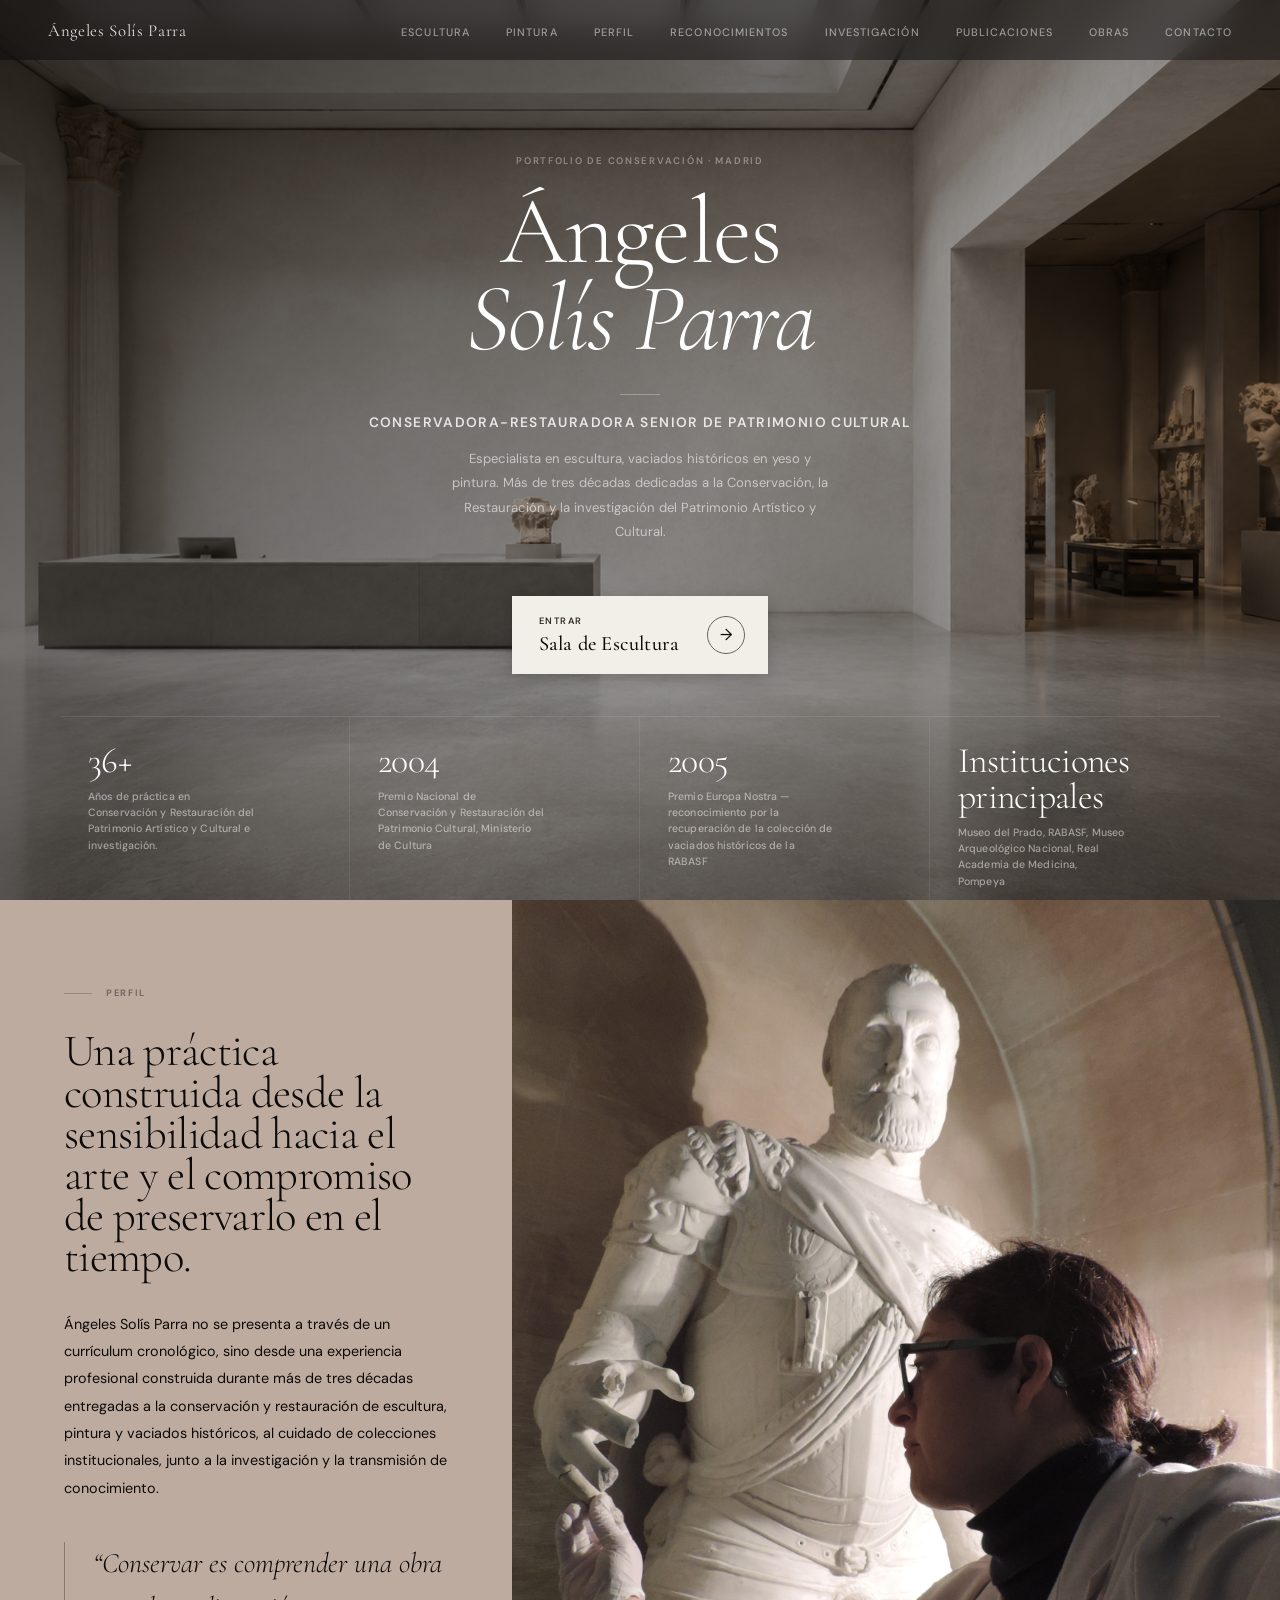
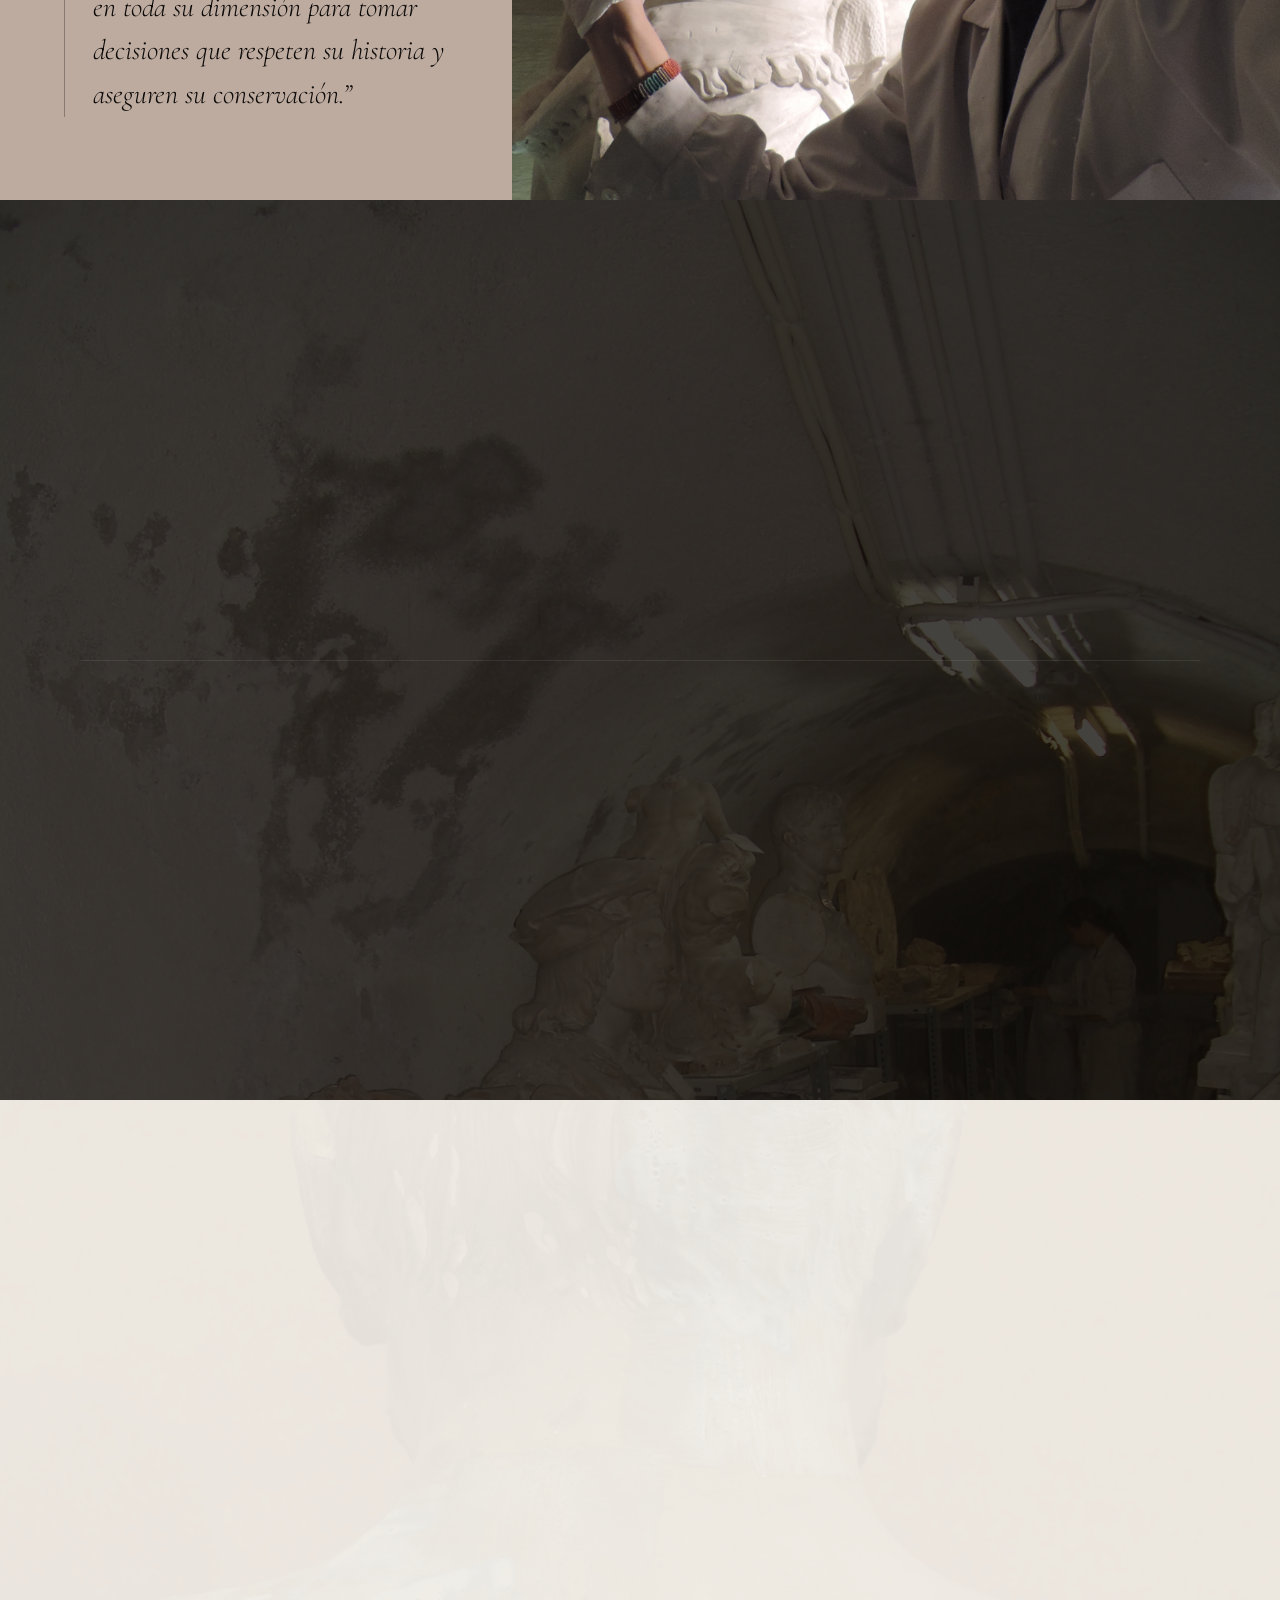
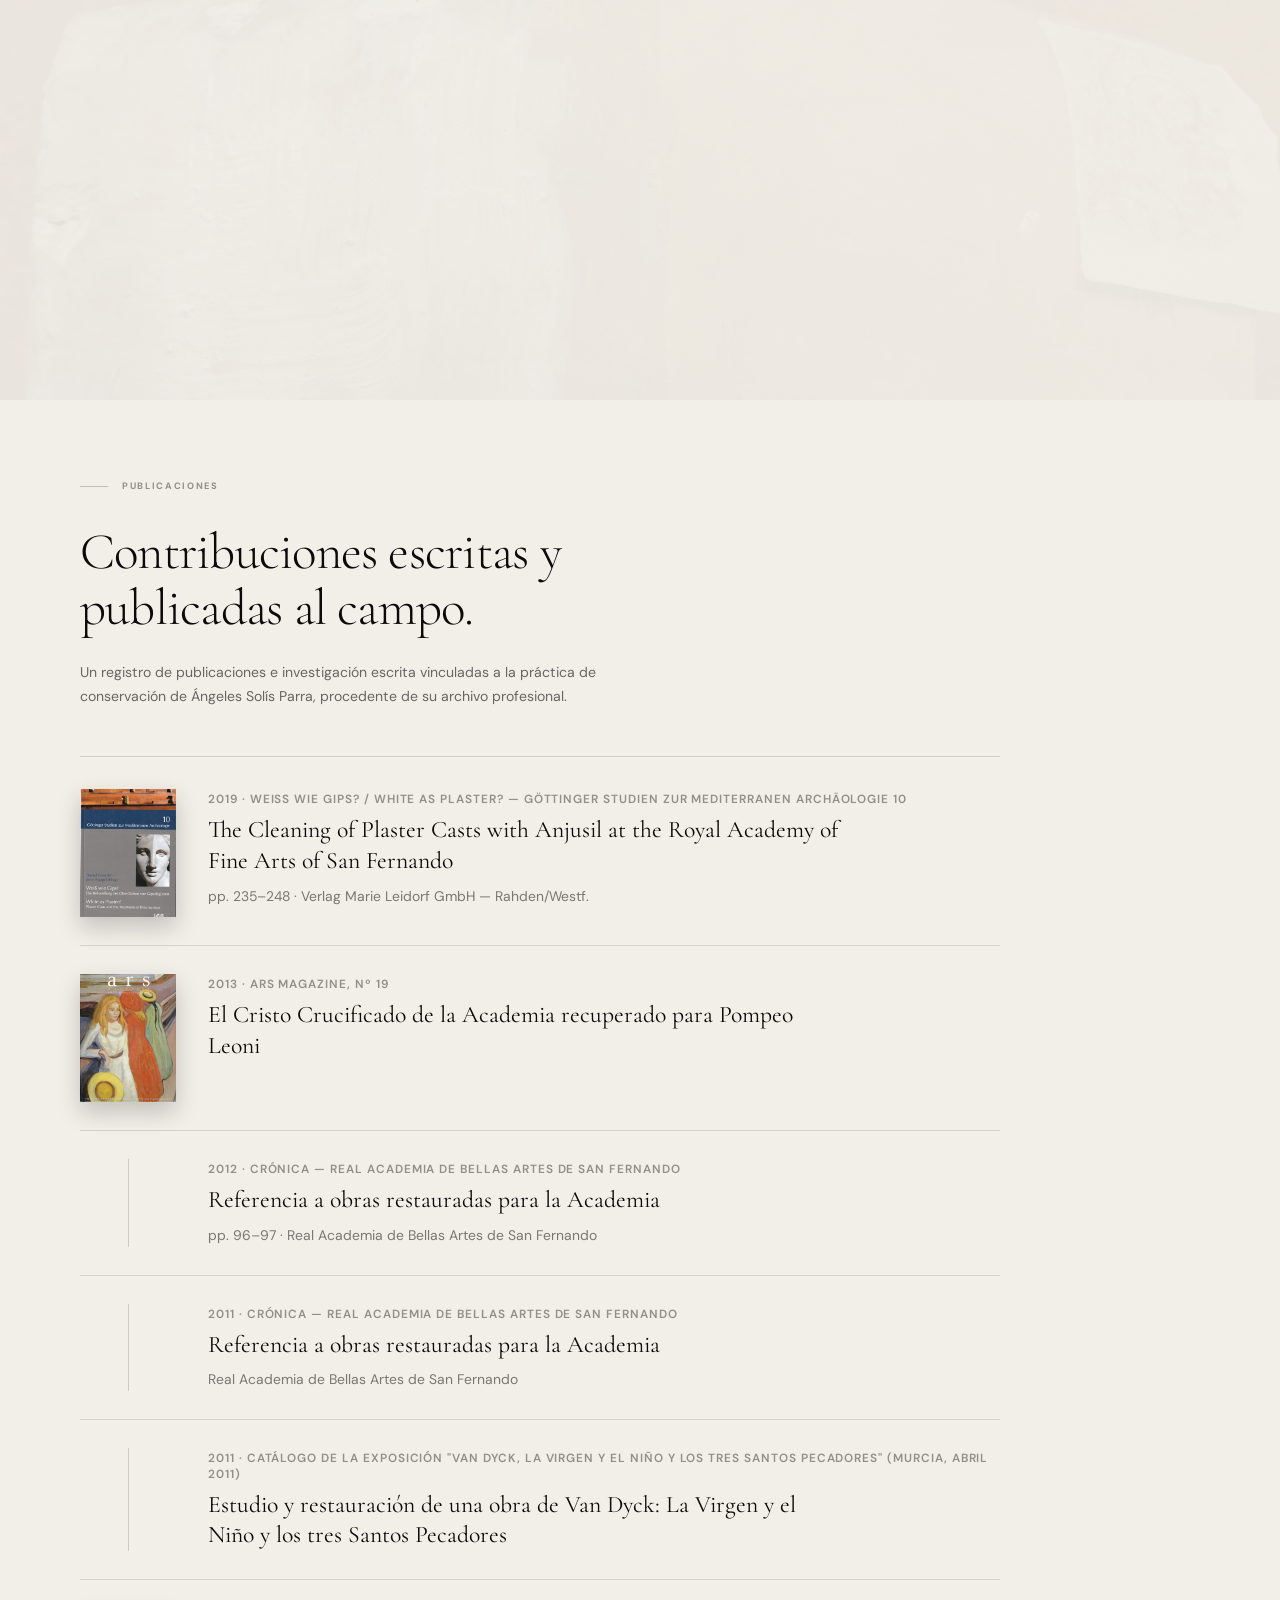
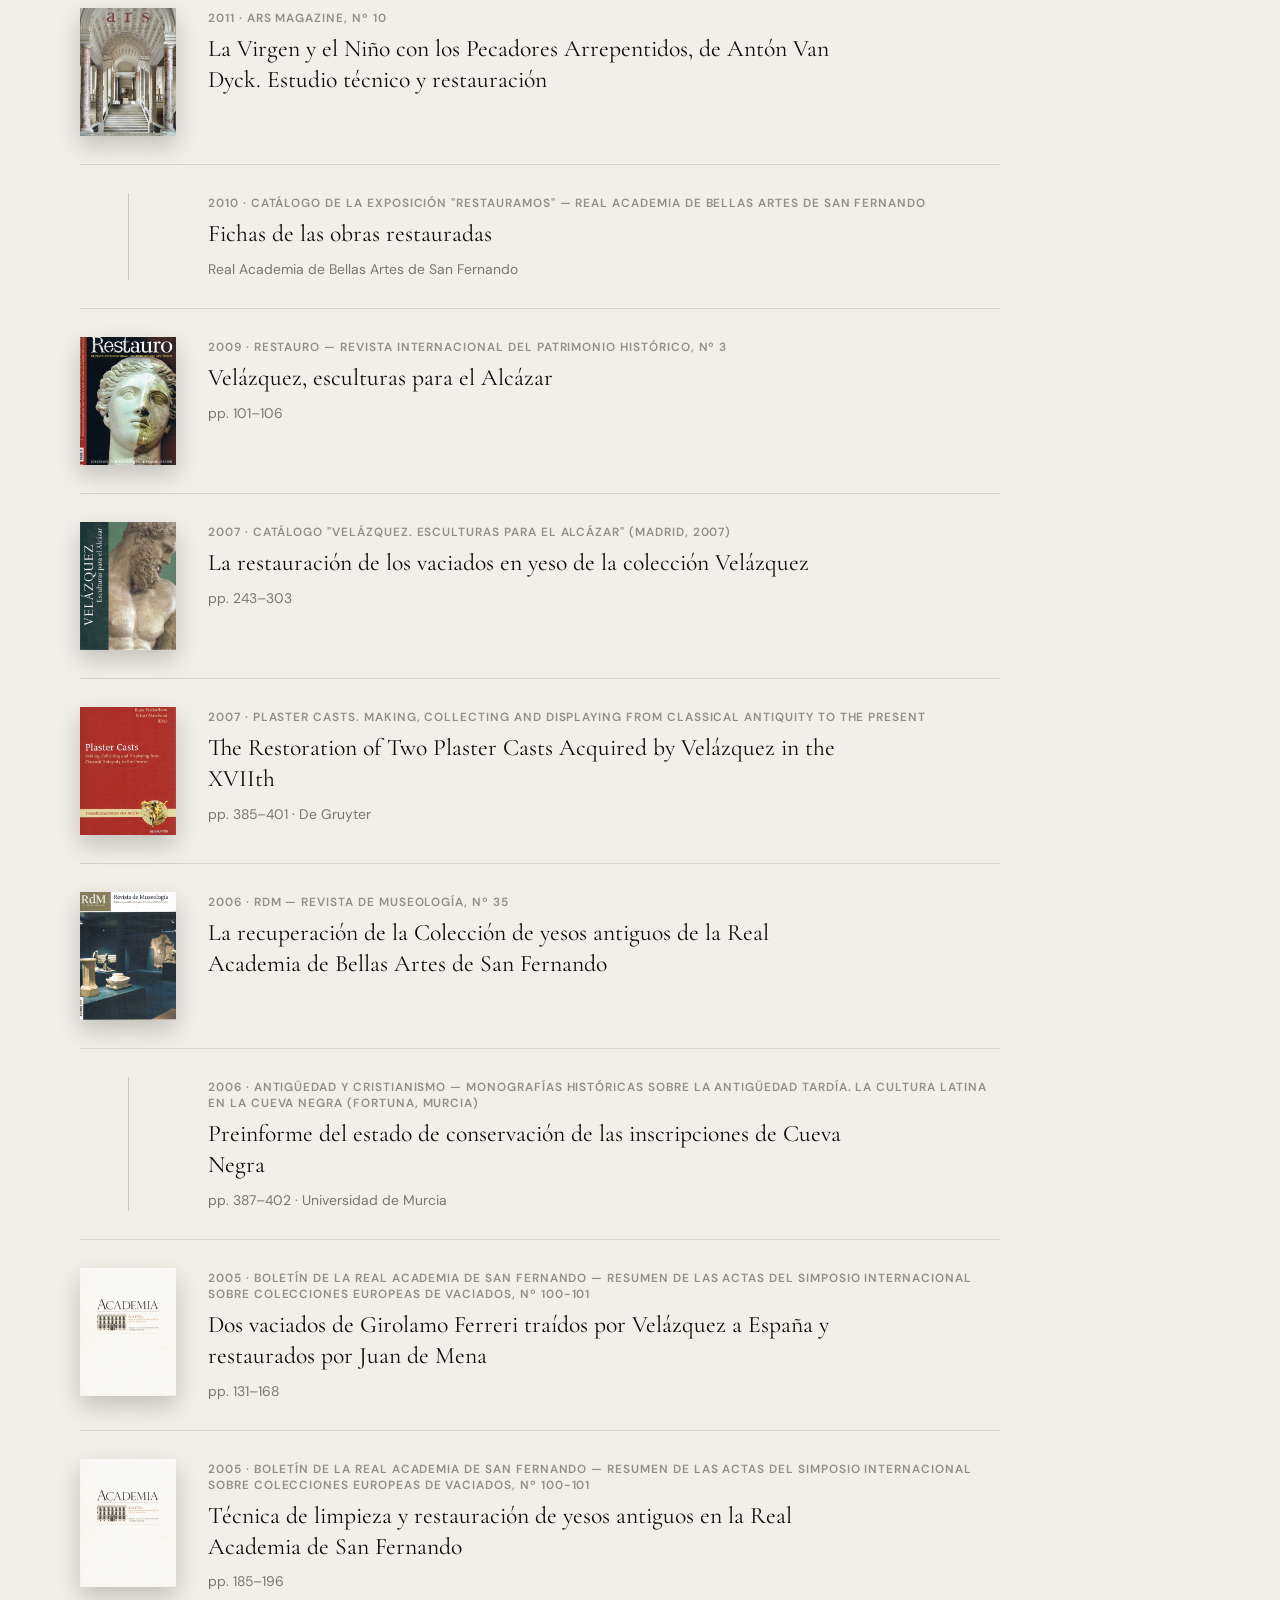
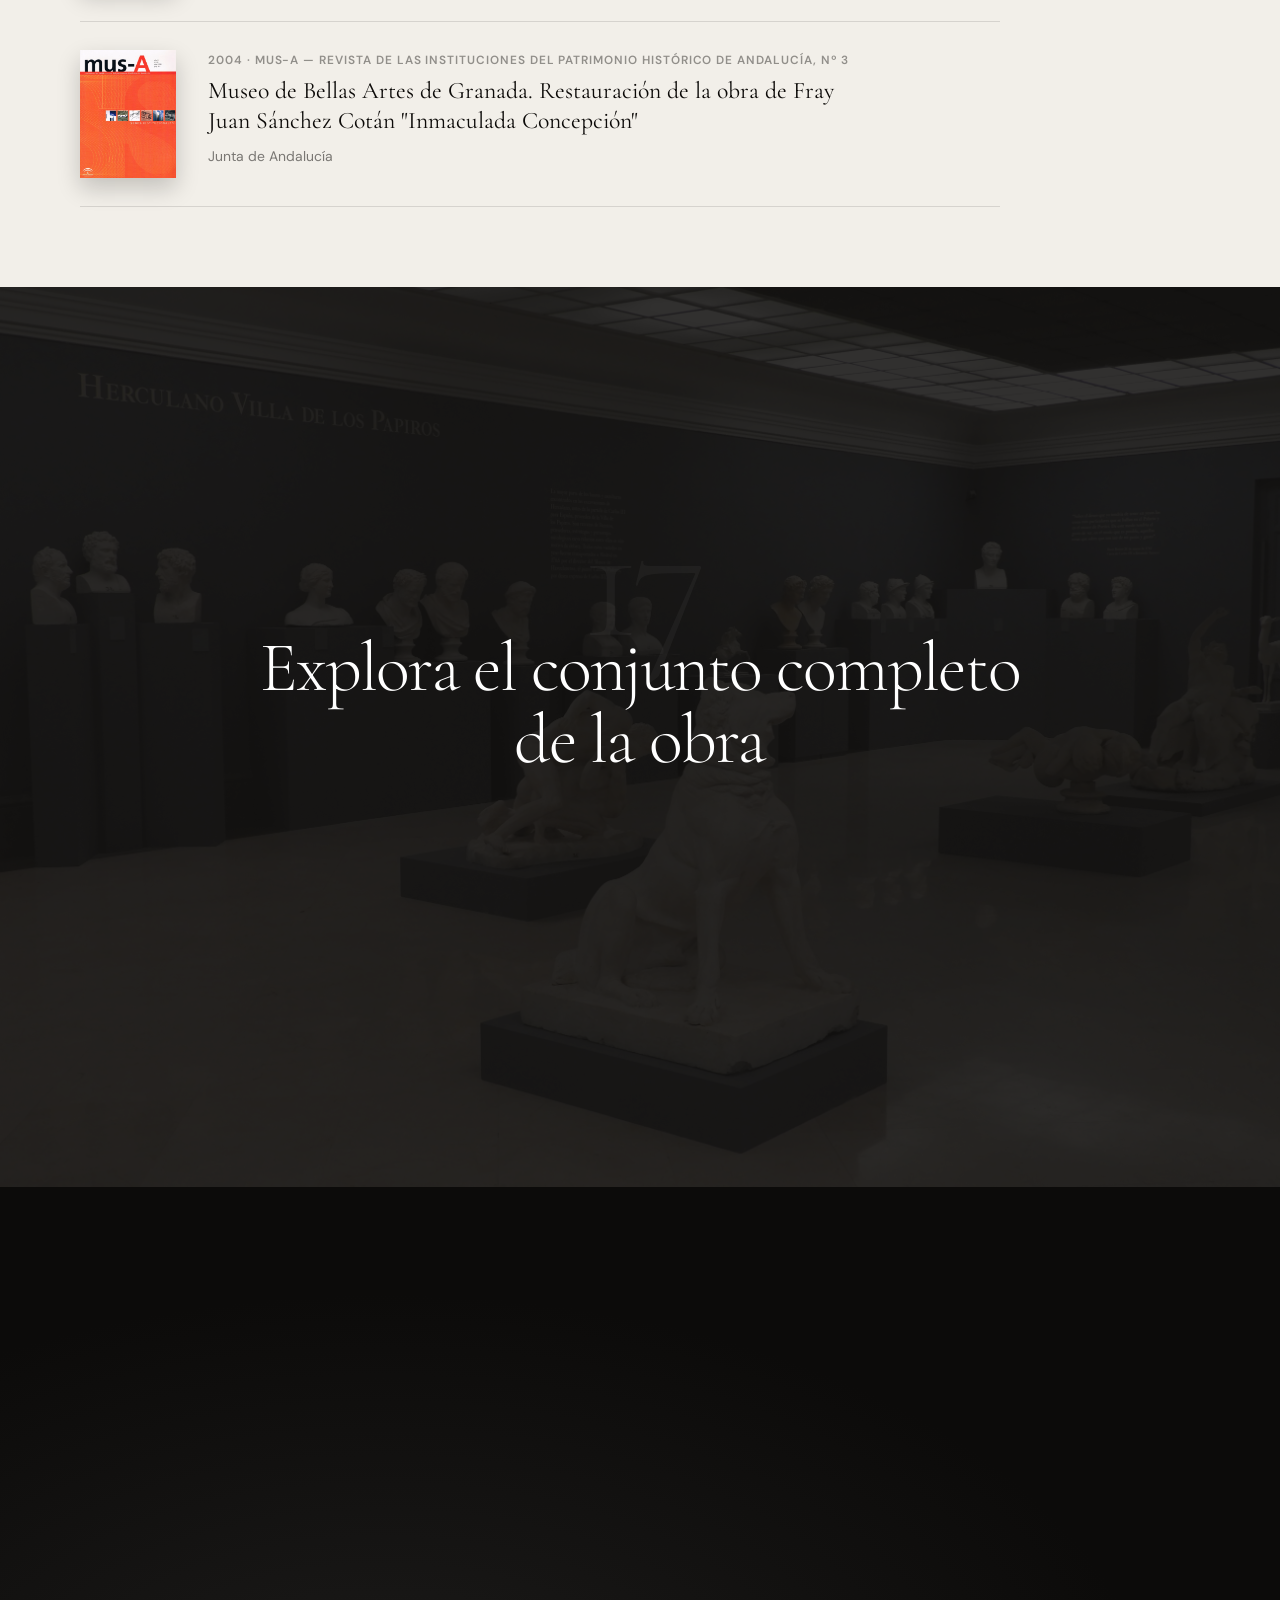
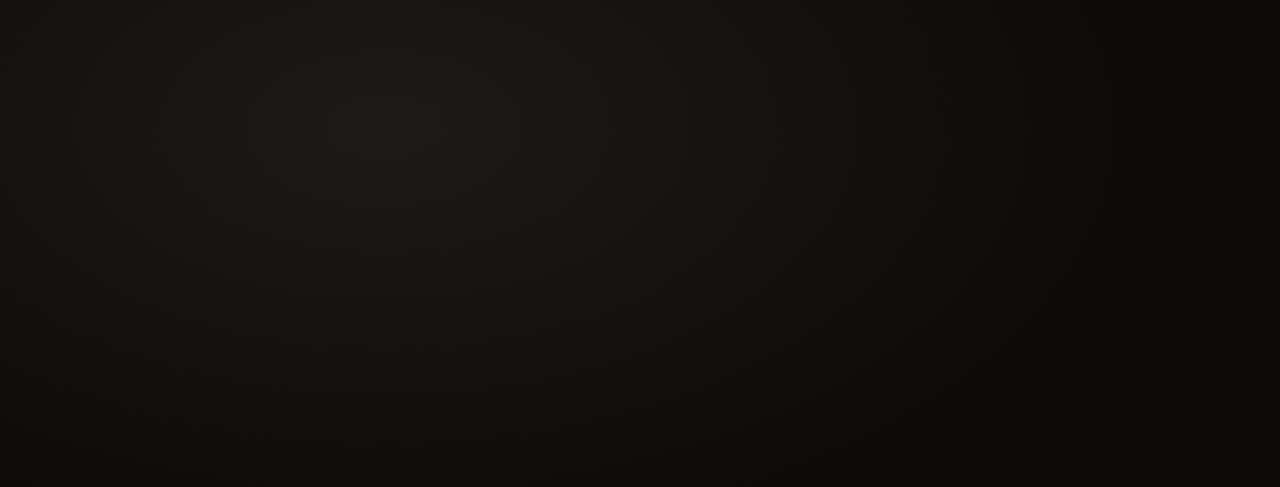
<file: index.html>
<!doctype html>
<html lang="es">
<head>
  <meta charset="utf-8">
  <meta name="viewport" content="width=device-width, initial-scale=1">
  <meta name="description" content="Ángeles Solís Parra — Conservadora-Restauradora Senior de Patrimonio Cultural. 36+ años, Premio Nacional 2004, Premio Europa Nostra 2005, Anjusil®.">
  <title>Ángeles Solís Parra — Portfolio de Conservación</title>

  <link rel="preconnect" href="https://fonts.googleapis.com">
  <link rel="preconnect" href="https://fonts.gstatic.com" crossorigin>
  <link href="https://fonts.googleapis.com/css2?family=Cormorant+Garamond:ital,wght@0,300;0,400;0,500;1,300;1,400&family=DM+Sans:opsz,wght@9..40,300;9..40,400;9..40,500;9..40,600&display=swap" rel="stylesheet">

  <link rel="stylesheet" href="assets/css/style.css?v=15">
</head>
<body>

  <!-- ════════════════════════════════════════════
       NAVIGATION
  ════════════════════════════════════════════ -->
  <header class="site-nav" role="banner">
    <a class="site-nav__brand" href="#" data-room="rp-home">Ángeles Solís Parra</a>
    <button class="nav-toggle" type="button" aria-label="Abrir menú" aria-expanded="false" aria-controls="site-nav-menu">
      <span></span><span></span><span></span>
    </button>
    <nav aria-label="Navegación principal" id="site-nav-menu">
      <ul role="list">
        <li><a href="#" data-room="rp-vaciados">Escultura</a></li>
        <li><a href="#" data-room="rp-pintura">Pintura</a></li>
        <li><a href="#about">Perfil</a></li>
        <li><a href="#recognition">Reconocimientos</a></li>
        <li><a href="#research">Investigación</a></li>
        <li><a href="#publications">Publicaciones</a></li>
        <li><a href="complete-archive.html">Obras</a></li>
        <li><a href="#contact">Contacto</a></li>
      </ul>
    </nav>
  </header>
  <div class="nav-backdrop"></div>


  <!-- ════════════════════════════════════════════
       ROOM STAGE
       Layers (back→front):
         #stage-bg     static image
         #stage-video  transition video
         #stage-dark   dark overlay post-transition
         .room-panel   content (one active at a time)
  ════════════════════════════════════════════ -->
  <div id="room-stage">

    <img id="stage-bg" src="assets/images/hall-hero.jpg" alt="" aria-hidden="true">
    <video id="stage-video" muted playsinline preload="none" aria-hidden="true"></video>
    <div id="stage-dark" aria-hidden="true"></div>


    <!-- ── HALL / HOME ──────────────────────────── -->
    <div class="room-panel is-active" id="rp-home"
         data-bg="assets/images/hall-hero.jpg">

      <div class="rp-overlay"></div>
      <div class="rp-content">

        <div class="home-upper">

          <div class="home-identity">
            <p class="home-eyebrow">Portfolio de Conservación · Madrid</p>
            <h1 class="home-name">
              <span>Ángeles</span>
              <em>Solís Parra</em>
            </h1>
            <div class="home-role-rule" aria-hidden="true"></div>
            <p class="home-role">Conservadora-Restauradora Senior de Patrimonio Cultural</p>
            <p class="home-desc">Especialista en escultura, vaciados históricos en yeso y pintura. Más de tres décadas dedicadas a la Conservación, la Restauración y la investigación del Patrimonio Artístico y Cultural.</p>
          </div>

          <div class="home-enter-wrap">
            <button class="room-nav room-nav--cta"
              data-to="rp-vaciados"
              data-video="assets/videos/hall-to-sculpture.mp4"
              data-reverse="false"
              aria-label="Entrar a la Sala de Escultura">
              <span class="room-nav__stack">
                <span class="room-nav__dest">Entrar</span>
                <span class="room-nav__name">Sala de Escultura</span>
              </span>
              <span class="room-nav__arrow">→</span>
            </button>
          </div>
        </div>

        <div class="home-stats">
          <div class="home-stat">
            <strong>36+</strong>
            <span>Años de práctica en Conservación y Restauración del Patrimonio Artístico y Cultural e investigación.</span>
          </div>
          <div class="home-stat">
            <strong>2004</strong>
            <span>Premio Nacional de Conservación y Restauración del Patrimonio Cultural, Ministerio de Cultura</span>
          </div>
          <div class="home-stat">
            <strong>2005</strong>
            <span>Premio Europa Nostra — reconocimiento por la recuperación de la colección de vaciados históricos de la RABASF</span>
          </div>
          <div class="home-stat">
            <strong>Instituciones principales</strong>
            <span>Museo del Prado, RABASF, Museo Arqueológico Nacional, Real Academia de Medicina, Pompeya</span>
          </div>
        </div>

      </div><!-- /.rp-content -->

      <!-- Enter nav button (bottom-right of home) -->
      <button class="room-nav room-nav--right"
        data-to="rp-vaciados"
        data-video="assets/videos/hall-to-sculpture.mp4"
        data-reverse="false"
        aria-label="Entrar a la Sala de Escultura">
        <span class="room-nav__dest">Entrar</span>
        <span class="room-nav__name">Escultura</span>
        <span class="room-nav__arrow">→</span>
      </button>
    </div>


    <!-- ── VACIADOS ──────────────────────────────── -->
    <div class="room-panel" id="rp-vaciados"
         data-bg="assets/images/sculpture-room.jpg">

      <div class="rp-overlay"></div>
      <div class="rp-content">

        <div class="room__layout">

          <div class="room__intro">
            <p class="room__eyebrow">Sala I</p>
            <h2 class="room__title">Escultura</h2>
            <p class="room__subtitle">Vaciados históricos, colecciones escultóricas y patrimonio institucional.</p>
            <p class="room__text">Un estudio de volumen, superficie y restauración: cómo los vaciados institucionales recuperan su presencia sin borrar las huellas del tiempo.</p>
          </div>

          <div class="room__projects">
            <a href="project-detail.html?id=vaciados-rabasf&from=vaciados" class="project-card">
              <div class="project-card__img">
                <img src="assets/images/proj-vaciados-rabasf-hero.jpg" alt="Colección de vaciados RABASF" loading="lazy">
              </div>
              <div class="project-card__body">
                <span class="project-card__meta">Escultura · 2001–2026</span>
                <h3>Real Academia de Bellas Artes de San Fernando</h3>
                <span class="project-card__link">Más información</span>
              </div>
            </a>
            <a href="project-detail.html?id=museo-reproducciones-madrid&from=vaciados" class="project-card">
              <div class="project-card__img">
                <img src="assets/images/proj-mnra-hero.jpg" alt="Museo de Reproducciones Artísticas" loading="lazy">
              </div>
              <div class="project-card__body">
                <span class="project-card__meta">Institucional · 2009–2011</span>
                <h3>Museo Nacional de Reproducciones Artísticas</h3>
                <span class="project-card__link">Más información</span>
              </div>
            </a>
            <a href="project-detail.html?id=pompeya&from=vaciados" class="project-card">
              <div class="project-card__img">
                <img src="assets/images/proj-pompeya-hero.jpg" alt="Pompeya" loading="lazy">
              </div>
              <div class="project-card__body">
                <span class="project-card__meta">Arqueológico · 2008 y 2011</span>
                <h3>Pompeya</h3>
                <span class="project-card__link">Más información</span>
              </div>
            </a>
            <a href="project-detail.html?id=museo-del-prado&from=vaciados" class="project-card">
              <div class="project-card__img">
                <img src="assets/images/proj-prado-hero.jpg" alt="Museo del Prado" loading="lazy">
              </div>
              <div class="project-card__body">
                <span class="project-card__meta">Escultura · 1996–2001</span>
                <h3>Museo Nacional del Prado</h3>
                <span class="project-card__link">Más información</span>
              </div>
            </a>
          </div>

        </div><!-- /.room__layout -->

        <button class="room-nav room-nav--left"
          data-to="rp-home"
          data-video="assets/videos/hall-to-sculpture.mp4"
          data-reverse="true"
          aria-label="Volver al Hall del Museo">
          <span class="room-nav__arrow">←</span>
          <span class="room-nav__name">Hall del Museo</span>
          <span class="room-nav__dest">Volver a</span>
        </button>

        <button class="room-nav room-nav--right"
          data-to="rp-pintura"
          data-video="assets/videos/sculpture-to-painting.mp4"
          data-reverse="false"
          aria-label="Entrar a la Sala de Pintura">
          <span class="room-nav__dest">Entrar</span>
          <span class="room-nav__name">Sala de Pintura</span>
          <span class="room-nav__arrow">→</span>
        </button>

      </div><!-- /.rp-content -->
    </div>


    <!-- ── PINTURA ────────────────────────────────── -->
    <div class="room-panel" id="rp-pintura"
         data-bg="assets/images/painting-room.jpg">

      <div class="rp-overlay"></div>
      <div class="rp-content">

        <div class="room__layout">

          <div class="room__intro">
            <p class="room__eyebrow">Sala II</p>
            <h2 class="room__title">Pintura</h2>
            <p class="room__subtitle">Restauración de pintura, conservación mural y colecciones institucionales.</p>
            <p class="room__text">El cuidado de las superficies pictóricas a través del tiempo — de tablas renacentistas a conjuntos murales, de colecciones privadas a instituciones nacionales.</p>
          </div>

          <div class="room__projects">
            <a href="project-detail.html?id=pintura-rabasf&from=pintura" class="project-card">
              <div class="project-card__img">
                <img src="assets/images/proj-pintura-rabasf-hero.jpg" alt="Pintura RABASF" loading="lazy">
              </div>
              <div class="project-card__body">
                <span class="project-card__meta">Pintura · 2011–2015</span>
                <h3>Real Academia de Bellas Artes de San Fernando</h3>
                <span class="project-card__link">Más información</span>
              </div>
            </a>
            <a href="project-detail.html?id=museo-malaga&from=pintura" class="project-card">
              <div class="project-card__img">
                <img src="assets/images/proj-malaga-hero.jpg" alt="Museo de Bellas Artes de Málaga" loading="lazy">
              </div>
              <div class="project-card__body">
                <span class="project-card__meta">Pintura · 2000–2003</span>
                <h3>Museo de Bellas Artes de Málaga</h3>
                <span class="project-card__link">Más información</span>
              </div>
            </a>
            <a href="project-detail.html?id=catedral-zamora&from=pintura" class="project-card">
              <div class="project-card__img">
                <img src="assets/images/proj-zamora-hero.jpg" alt="Catedral de Zamora" loading="lazy">
              </div>
              <div class="project-card__body">
                <span class="project-card__meta">Mural · 2009</span>
                <h3>Capilla del Cardenal, Catedral de Zamora</h3>
                <span class="project-card__link">Más información</span>
              </div>
            </a>
            <a href="project-detail.html?id=museo-granada&from=pintura" class="project-card">
              <div class="project-card__img">
                <img src="assets/images/proj-granada-hero.jpg" alt="Museo de Bellas Artes de Granada" loading="lazy">
              </div>
              <div class="project-card__body">
                <span class="project-card__meta">Pintura · 2003–2014</span>
                <h3>Museo de Bellas Artes de Granada</h3>
                <span class="project-card__link">Más información</span>
              </div>
            </a>
          </div>

        </div><!-- /.room__layout -->

        <a href="#about" class="room-continue">Sigue explorando <span aria-hidden="true">↓</span></a>

        <button class="room-nav room-nav--left"
          data-to="rp-vaciados"
          data-video="assets/videos/sculpture-to-painting.mp4"
          data-reverse="true"
          aria-label="Volver a Escultura">
          <span class="room-nav__arrow">←</span>
          <span class="room-nav__name">Sala de Escultura</span>
          <span class="room-nav__dest">Volver a</span>
        </button>

        <a href="complete-archive.html" class="room-nav room-nav--right" aria-label="Ver el Archivo Completo">
          <span class="room-nav__dest">Ver</span>
          <span class="room-nav__name">Archivo Completo</span>
          <span class="room-nav__arrow">→</span>
        </a>

      </div><!-- /.rp-content -->
    </div>

  </div><!-- /#room-stage -->


  <!-- ════════════════════════════════════════════
       SCROLL SECTIONS
  ════════════════════════════════════════════ -->

  <!-- ABOUT -->
  <section id="about" class="scroll-section scroll-section--warm" aria-labelledby="about-heading">
    <div class="about__content">
      <p class="s-eyebrow" data-reveal="0">Perfil</p>
      <h2 class="about__heading" id="about-heading" data-reveal="1">Una práctica construida desde la sensibilidad hacia el arte y el compromiso de preservarlo en el tiempo.</h2>
      <p class="about__body" data-reveal="2">Ángeles Solís Parra no se presenta a través de un currículum cronológico, sino desde una experiencia profesional construida durante más de tres décadas entregadas a la conservación y restauración de escultura, pintura y vaciados históricos, al cuidado de colecciones institucionales, junto a la investigación y la transmisión de conocimiento.</p>
      <blockquote class="about__quote" data-reveal="3">
        “Conservar es comprender una obra en toda su dimensión para tomar decisiones que respeten su historia y aseguren su conservación.”
      </blockquote>
    </div>
    <div class="about__photo" aria-hidden="true">
      <img src="assets/images/proj-sevilla-hero.jpg" alt="Ángeles Solís Parra trabajando en un vaciado, Universidad de Sevilla">
    </div>
  </section>

  <!-- RECOGNITION -->
  <section id="recognition" class="scroll-section scroll-section--black" aria-labelledby="recognition-heading">
    <div class="recognition__content">
      <p class="s-eyebrow" data-reveal="0">Reconocimientos</p>
      <h2 class="recognition__heading" id="recognition-heading" data-reveal="1">El reconocimiento institucional como reflejo de una trayectoria.</h2>
      <div class="recognition__grid">
        <div class="recognition__item recognition__item--emphasis" data-reveal="1">
          <p class="recognition__year-ghost">2004</p>
          <p class="recognition__award">Premio Nacional de Conservación y Restauración del Patrimonio Cultural</p>
          <p class="recognition__inst">Ministerio de Cultura · España</p>
        </div>
        <div class="recognition__item recognition__item--emphasis" data-reveal="2">
          <p class="recognition__year-ghost">2005</p>
          <p class="recognition__award">Premio Europa Nostra</p>
          <p class="recognition__inst">Europa Nostra / Comisión Europea</p>
        </div>
        <div class="recognition__item recognition__item--emphasis" data-reveal="3">
          <p class="recognition__year-ghost">Prado</p>
          <p class="recognition__award">Beca de la Fundación Botín en el Museo Nacional del Prado</p>
          <p class="recognition__inst">Museo Nacional del Prado · Madrid</p>
        </div>
        <div class="recognition__item" data-reveal="4">
          <p class="recognition__year-ghost">Anjusil®</p>
          <p class="recognition__award">Metodología de conservación propia para vaciados históricos en yeso</p>
          <p class="recognition__inst">Investigación independiente · RABASF</p>
        </div>
      </div>
    </div>
  </section>

  <!-- RESEARCH / METHODOLOGY -->
  <section id="research" class="scroll-section scroll-section--charcoal" aria-labelledby="research-heading">
    <div class="research__content">
      <div class="research__left">
        <p class="s-eyebrow" data-reveal="0">Investigación y Metodología</p>
        <h2 class="research__heading" id="research-heading" data-reveal="1">Conocimiento construido desde la experiencia en conservación</h2>
        <p class="research__body" data-reveal="2">El desarrollo de Anjusil®, junto con la investigación y la docencia, nace de una práctica profesional dedicada durante décadas a la conservación y recuperación de las colecciones de vaciados históricos en yeso.</p>
      </div>
      <div class="research__items" data-reveal="2">
        <div class="research__feature">
          <span class="research__feature-label">Metodología</span>
          <p class="research__feature-title">Anjusil® — Metodología de limpieza para vaciados históricos en yeso</p>
          <p class="research__feature-desc">Método desarrollado durante el proyecto de restauración de la RABASF y aplicada en los trabajos de restauración de la Universidad de Sevilla y el MNRA. Vinculada al Premio Nacional y al reconocimiento de Europa Nostra.</p>
        </div>
        <div class="research__secondary">
          <div class="research__item">
            <span class="research__item-label">Investigación</span>
            <p class="research__item-title">Análisis material y documentación de vaciados históricos en yeso</p>
            <p class="research__item-desc">Desarrollo de protocolos de diagnóstico y métodos de ensayo de materiales aplicados en colecciones institucionales de España y Europa.</p>
          </div>
          <div class="research__item">
            <span class="research__item-label">Docencia</span>
            <p class="research__item-title">Pedagogía de la conservación y formación institucional</p>
            <p class="research__item-desc">Contribución a la formación de profesionales de la conservación a través de instituciones académicas y organizaciones patrimoniales.</p>
          </div>
        </div>
      </div>
    </div>
  </section>

  <!-- PUBLICATIONS -->
  <section id="publications" class="scroll-section scroll-section--warm" aria-labelledby="publications-heading">
    <div class="publications__content">
      <p class="s-eyebrow" data-reveal="0">Publicaciones</p>
      <h2 class="publications__heading" id="publications-heading" data-reveal="1">Contribuciones escritas y publicadas al campo.</h2>
      <p class="publications__body" data-reveal="2">Un registro de publicaciones e investigación escrita vinculadas a la práctica de conservación de Ángeles Solís Parra, procedente de su archivo profesional.</p>
      <div class="publications__list" id="publications-list" data-reveal="2">
        <div class="publications__item publications__item--pending">
          <p class="publications__item-note">Listado de publicaciones pendiente de confirmar con Ángeles Solís Parra.</p>
        </div>
      </div>
    </div>
  </section>

  <!-- ARCHIVE CTA -->
  <section id="archive" class="scroll-section scroll-section--darker" aria-labelledby="archive-cta-heading">
    <div class="archive__content">
      <p class="archive__ghost-num" aria-hidden="true">17</p>
      <h2 class="archive__heading" id="archive-cta-heading" data-reveal="1">Explora el conjunto completo de la obra</h2>
      <p class="archive__body" data-reveal="2">Un archivo curado de proyectos institucionales, escultura, pintura, patrimonio arqueológico, colecciones privadas, investigación y docencia — más de tres décadas de práctica en conservación.</p>
      <a href="complete-archive.html" class="btn-primary" data-reveal="3">
        Archivo Completo <span class="btn-arrow">→</span>
      </a>
    </div>
  </section>

  <!-- CONTACT -->
  <section id="contact" class="scroll-section scroll-section--warm" aria-labelledby="contact-heading">
    <div class="contact__content">
      <div class="contact__left">
        <p class="s-eyebrow" data-reveal="0">Contacto</p>
        <h2 class="contact__heading" id="contact-heading" data-reveal="1">Consultas profesionales</h2>
        <p class="contact__sub" data-reveal="2">Para proyectos institucionales, asesoría en conservación, colaboración en investigación o correspondencia profesional.</p>
      </div>
      <div class="contact__right">
        <div class="contact__identity" data-reveal="2">
          <p class="contact__name">Ángeles Solís Parra</p>
          <p class="contact__role">Conservadora-Restauradora Senior de Patrimonio Cultural · Madrid, España</p>
        </div>
        <div class="contact__links" data-reveal="3">
          <a href="mailto:angsolis@gmail.com" class="contact__link">
            <span class="contact__link-label">Correo</span>
            angsolis@gmail.com <span class="btn-arrow">→</span>
          </a>
          <a href="https://linkedin.com/in/angeles-solis" class="contact__link">
            <span class="contact__link-label">LinkedIn</span>
            linkedin.com/in/angeles-solis <span class="btn-arrow">→</span>
          </a>
          <a href="assets/cv/angeles-solis-cv.pdf" target="_blank" rel="noopener" class="contact__link">
            <span class="contact__link-label">CV</span>
            Ver currículum <span class="btn-arrow">→</span>
          </a>
        </div>
      </div>
    </div>
  </section>


  <script src="assets/js/nav.js?v=1"></script>
  <script src="assets/js/transitions.js?v=2"></script>
  <script src="assets/js/main.js?v=5"></script>
  <script src="assets/js/micro.js?v=2"></script>
  <script src="assets/js/publications.js?v=2"></script>
  <script>
    // Restore room panel when returning from a project detail page (?room=vaciados|pintura)
    const roomParam = new URLSearchParams(location.search).get('room');
    if (roomParam) {
      const panelId = roomParam === 'vaciados' ? 'rp-vaciados' : roomParam === 'pintura' ? 'rp-pintura' : null;
      if (panelId) {
        const target = document.getElementById(panelId);
        const current = document.querySelector('.room-panel.is-active');
        if (target && current && current !== target) {
          current.classList.remove('is-active');
          if (target.dataset.bg) document.getElementById('stage-bg').src = target.dataset.bg;
          target.classList.add('is-active');
        }
        // Clean the URL without reloading
        history.replaceState(null, '', location.pathname);
      }
    }
  </script>
</body>
</html>
</file>
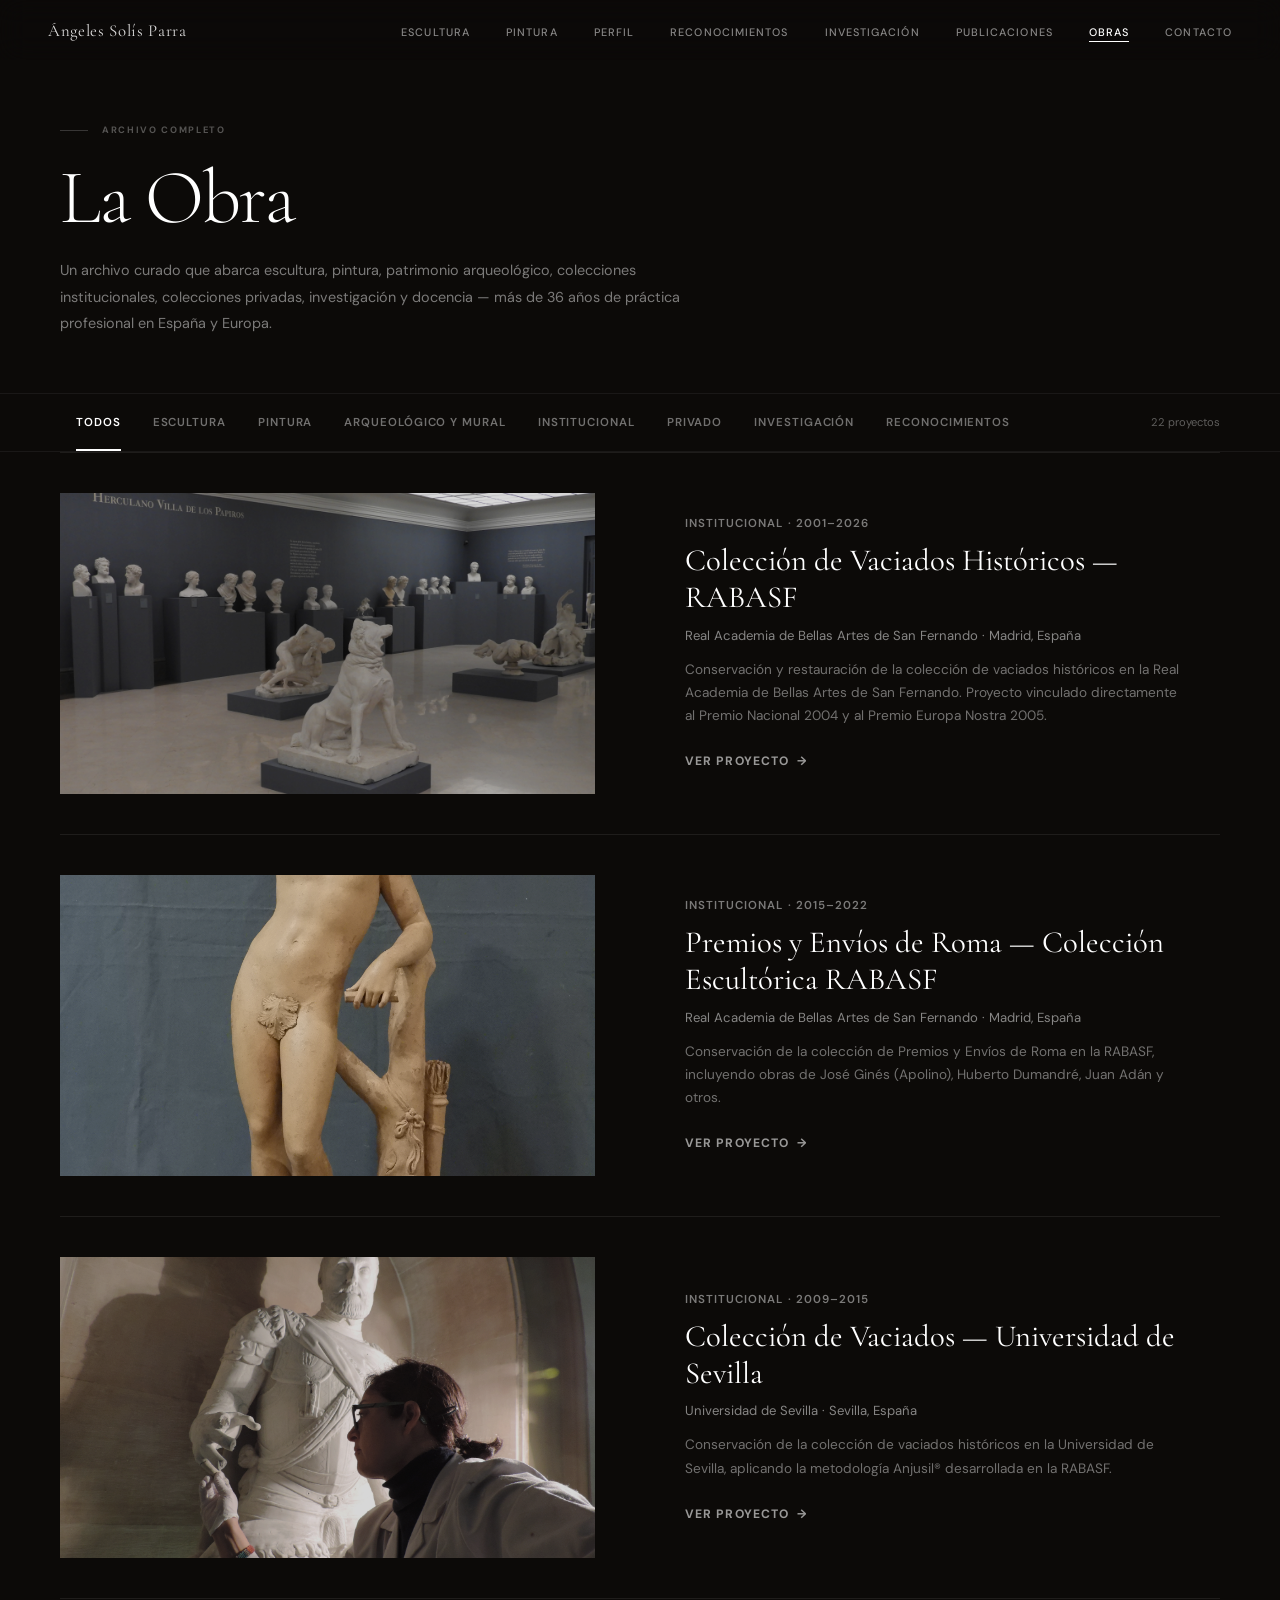
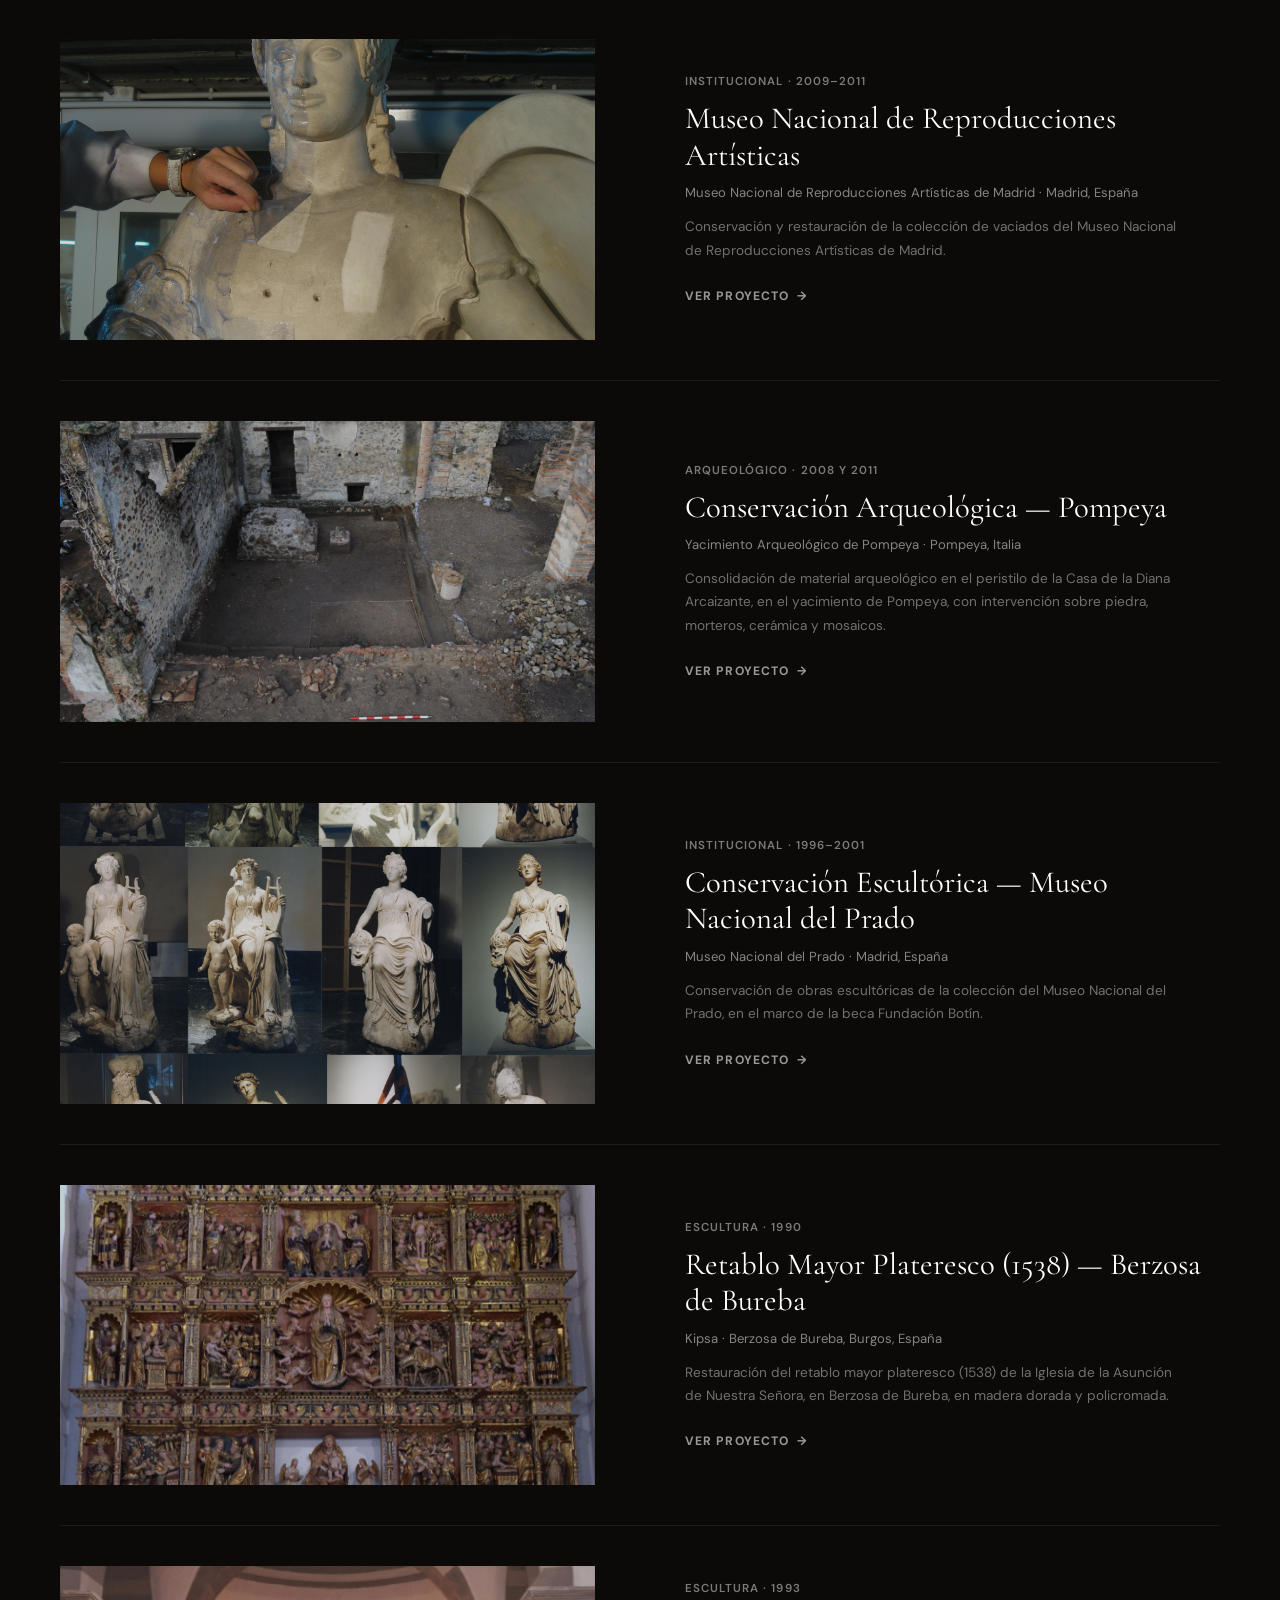
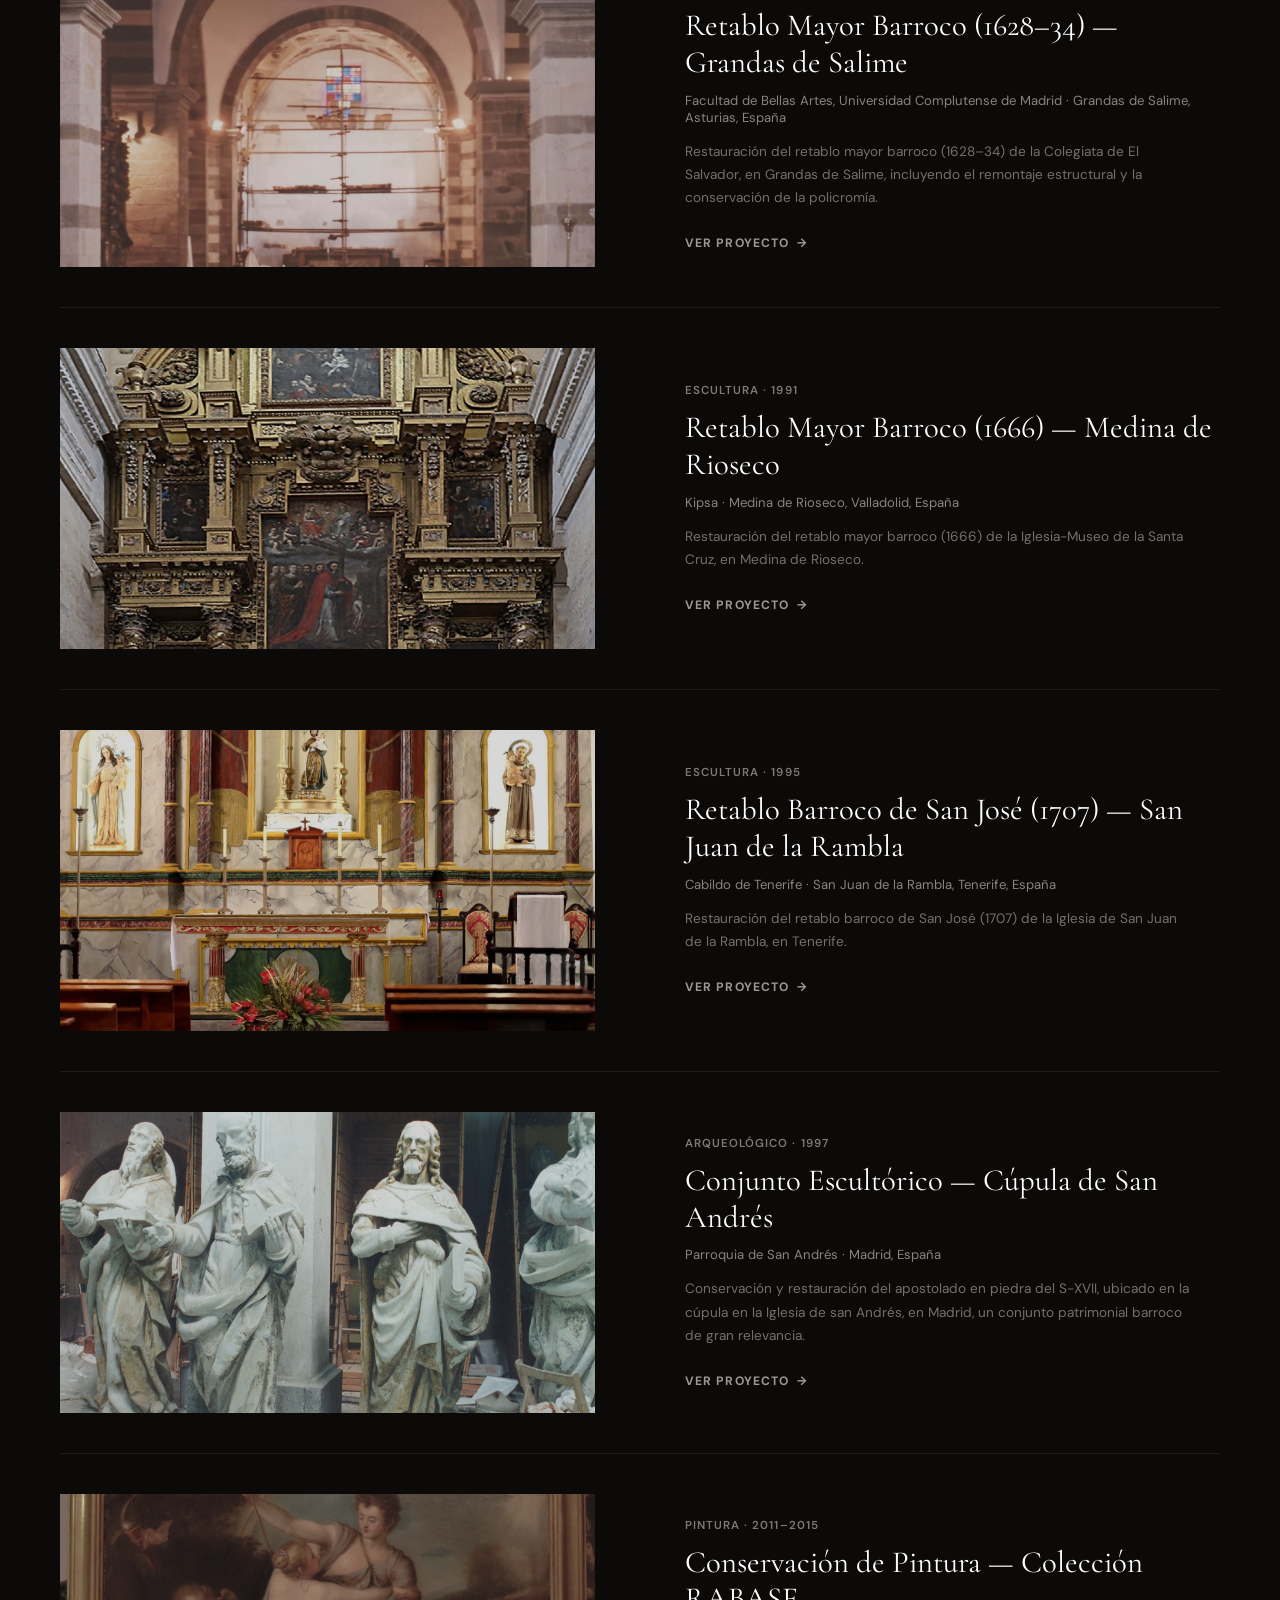
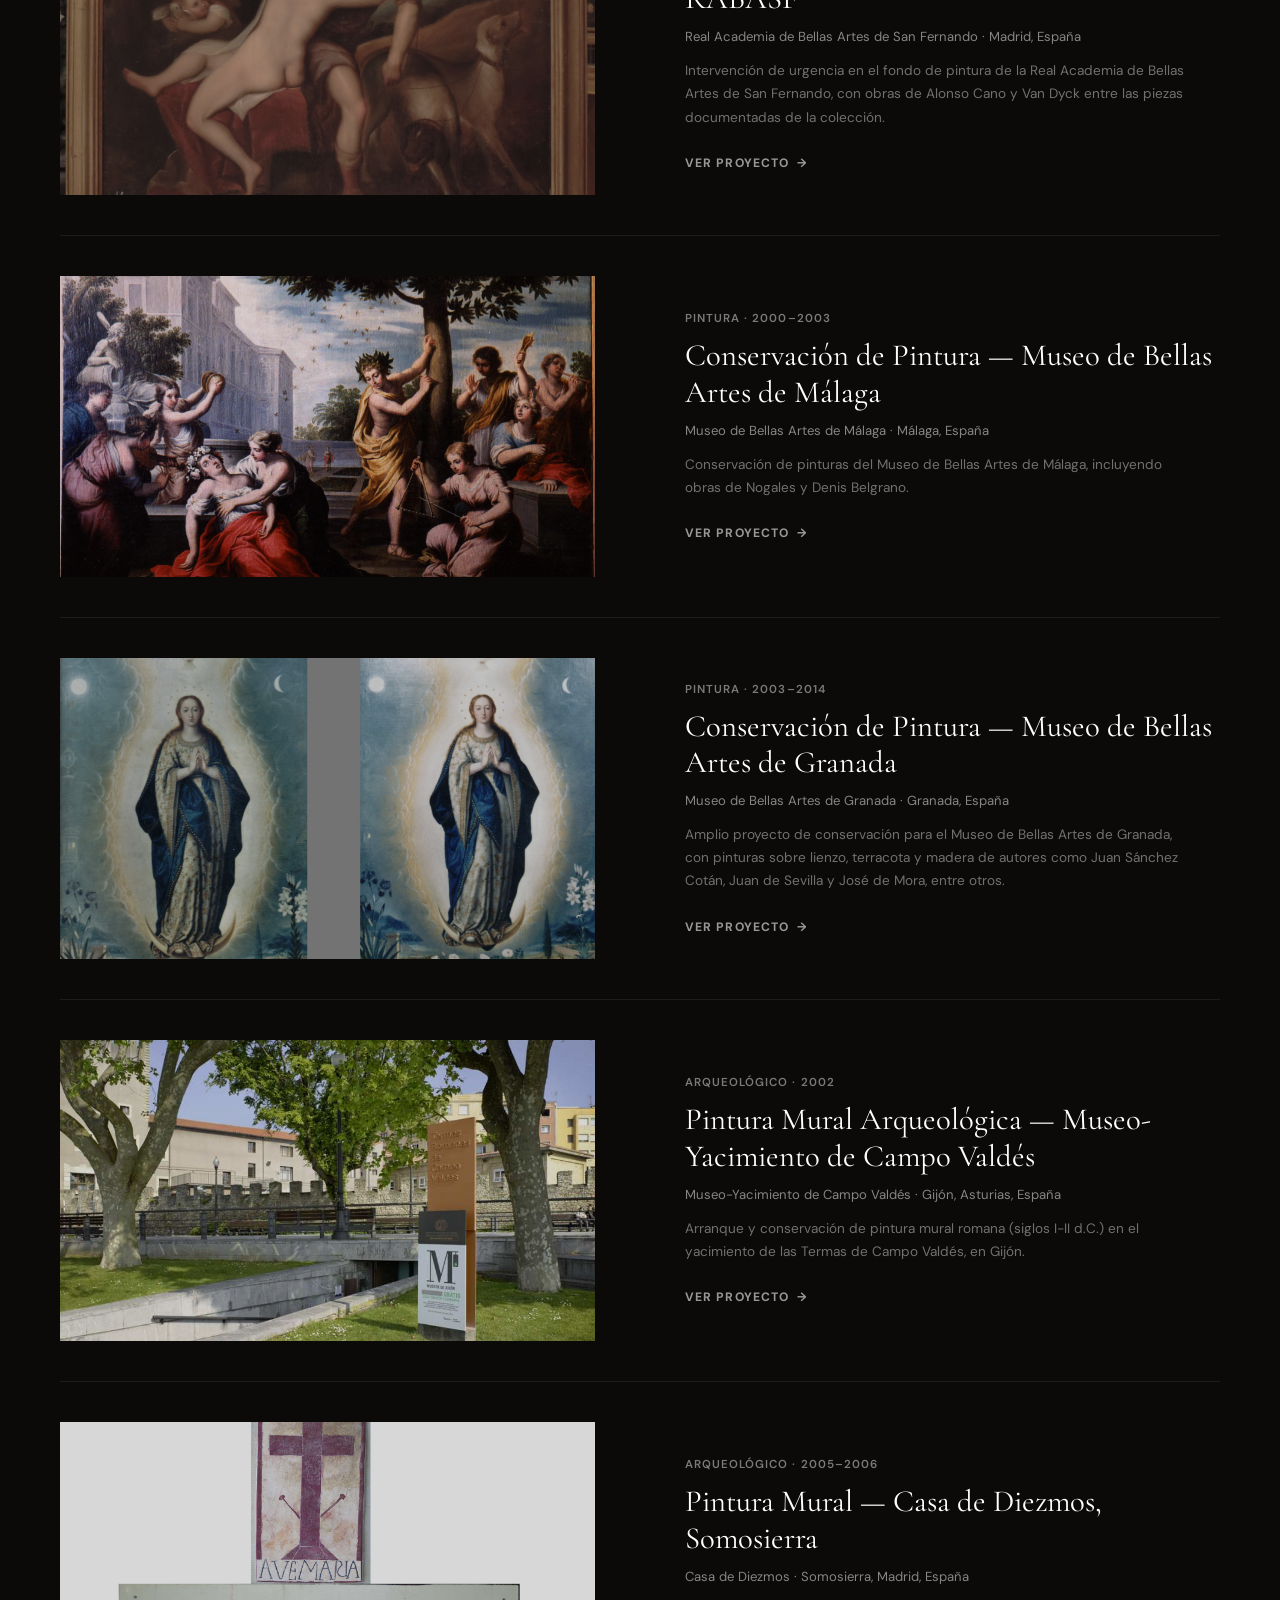
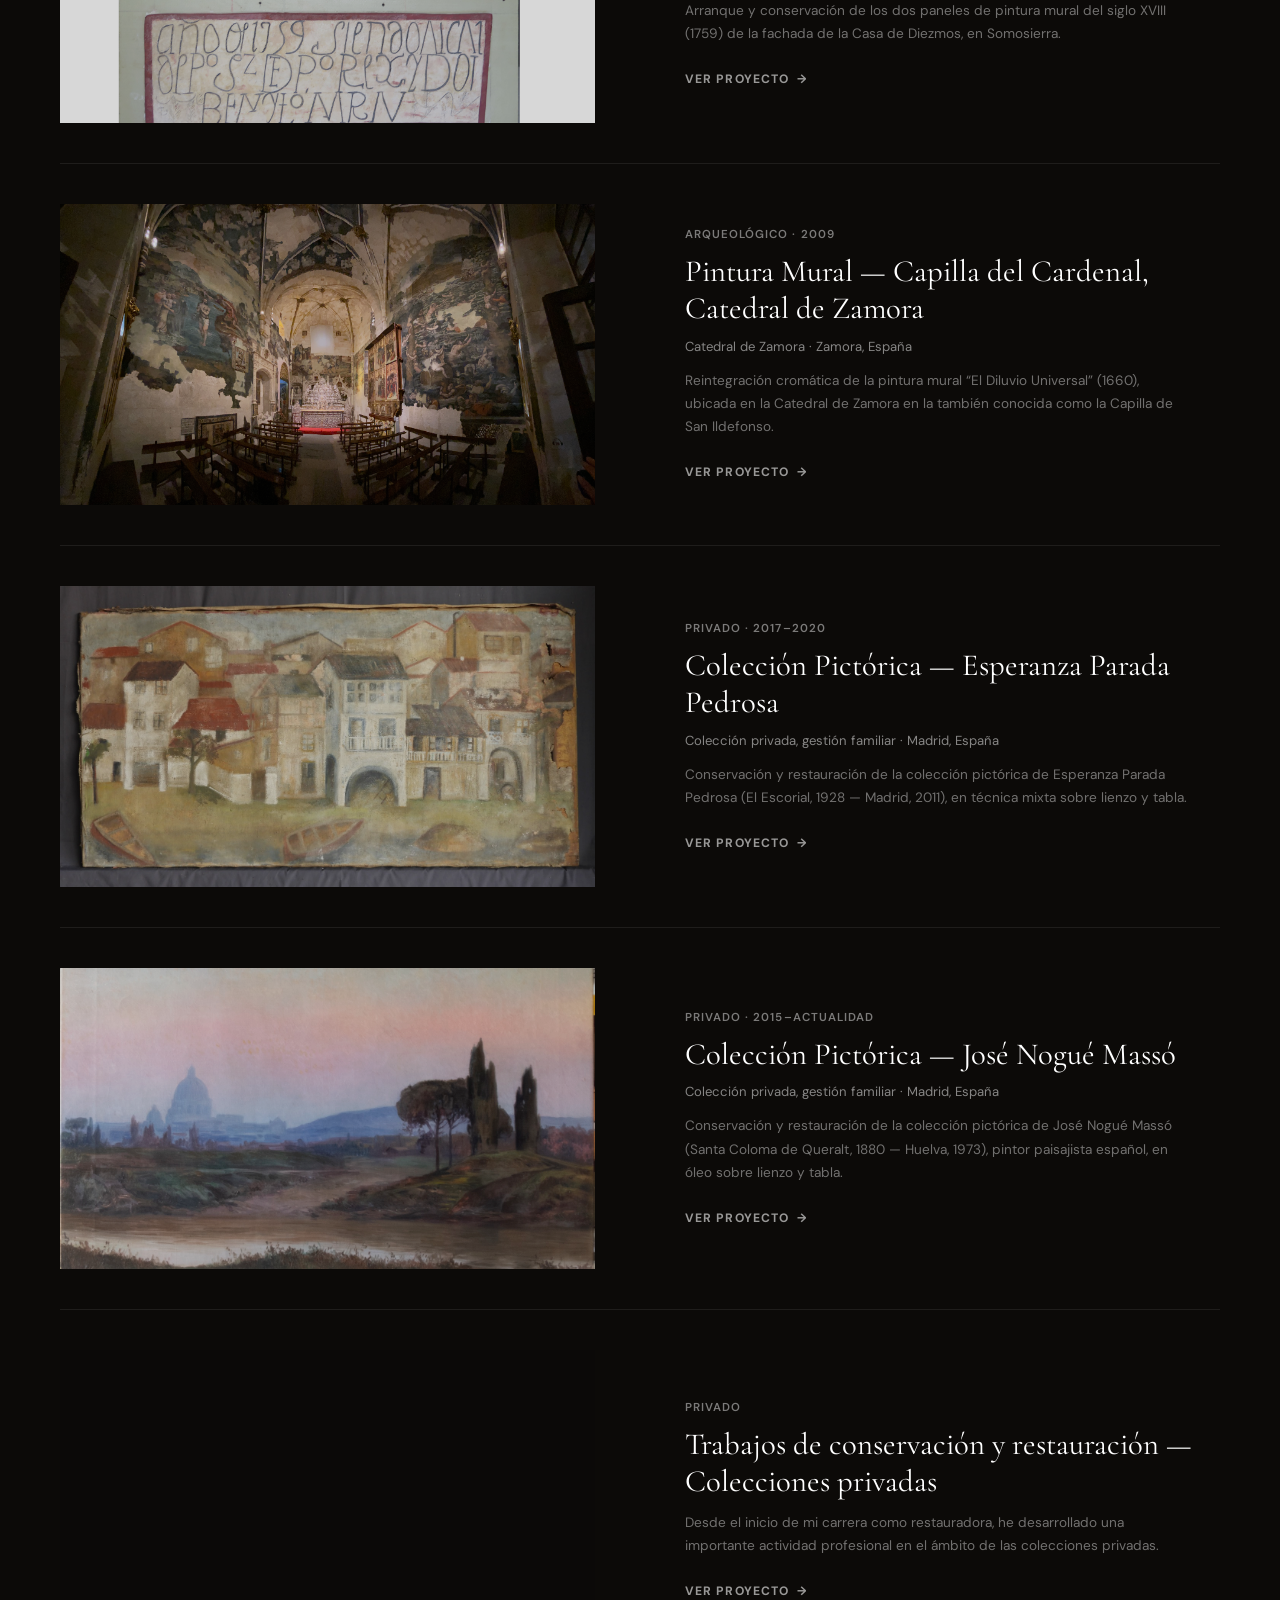
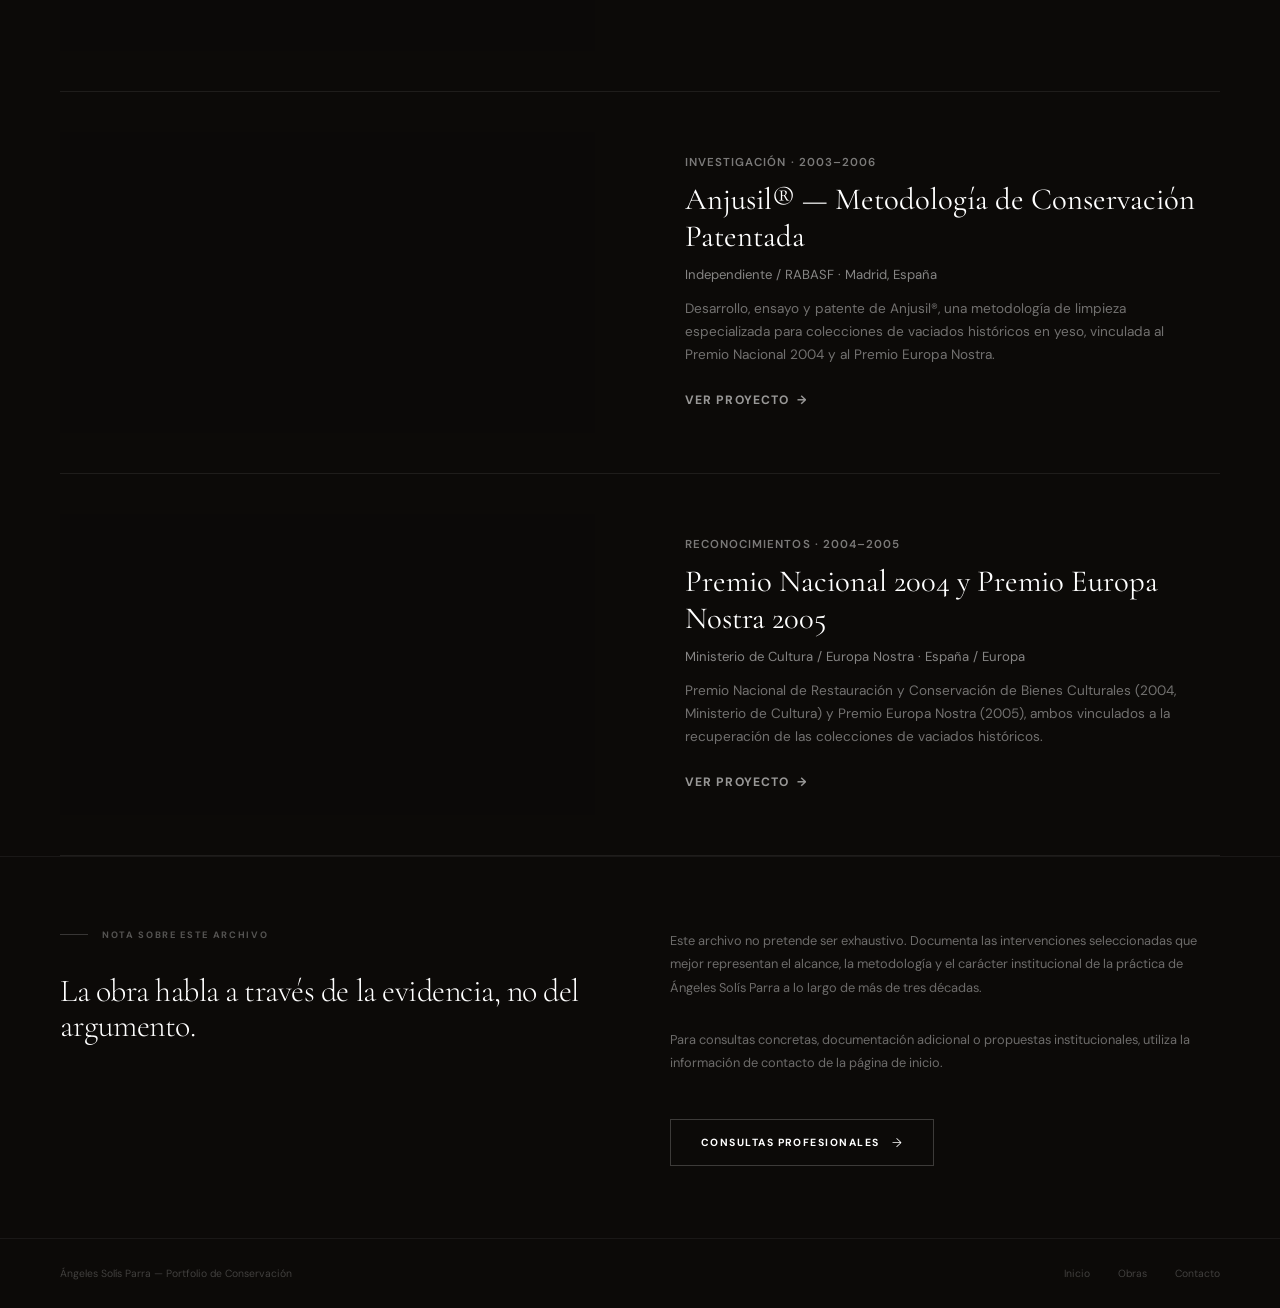
<file: complete-archive.html>
<!doctype html>
<html lang="es">
<head>
  <meta charset="utf-8">
  <meta name="viewport" content="width=device-width, initial-scale=1">
  <meta name="description" content="Archivo completo de proyectos de conservación y restauración de Ángeles Solís Parra — escultura, pintura, patrimonio arqueológico, colecciones privadas e investigación.">
  <title>Archivo Completo — Ángeles Solís Parra</title>

  <link rel="preconnect" href="https://fonts.googleapis.com">
  <link rel="preconnect" href="https://fonts.gstatic.com" crossorigin>
  <link href="https://fonts.googleapis.com/css2?family=Cormorant+Garamond:ital,wght@0,300;0,400;0,500;1,300;1,400&family=DM+Sans:opsz,wght@9..40,300;9..40,400;9..40,500;9..40,600&display=swap" rel="stylesheet">
  <link rel="stylesheet" href="assets/css/style.css?v=12">
</head>
<body>

  <!-- NAVIGATION -->
  <header class="site-nav" role="banner">
    <a class="site-nav__brand" href="index.html">Ángeles Solís Parra</a>
    <button class="nav-toggle" type="button" aria-label="Abrir menú" aria-expanded="false" aria-controls="site-nav-menu">
      <span></span><span></span><span></span>
    </button>
    <nav aria-label="Navegación principal" id="site-nav-menu">
      <ul role="list">
        <li><a href="index.html?room=vaciados">Escultura</a></li>
        <li><a href="index.html?room=pintura">Pintura</a></li>
        <li><a href="index.html#about">Perfil</a></li>
        <li><a href="index.html#recognition">Reconocimientos</a></li>
        <li><a href="index.html#research">Investigación</a></li>
        <li><a href="index.html#publications">Publicaciones</a></li>
        <li><a href="complete-archive.html" class="is-active" aria-current="page">Obras</a></li>
        <li><a href="index.html#contact">Contacto</a></li>
      </ul>
    </nav>
  </header>
  <div class="nav-backdrop"></div>


  <!-- HEADER -->
  <header class="archive-header" aria-label="Cabecera del archivo">
    <p class="s-eyebrow">Archivo Completo</p>
    <h1 class="archive-header__title">La Obra</h1>
    <p class="archive-header__desc">Un archivo curado que abarca escultura, pintura, patrimonio arqueológico, colecciones institucionales, colecciones privadas, investigación y docencia — más de 36 años de práctica profesional en España y Europa.</p>
  </header>


  <!-- FILTER BAR -->
  <div class="archive-filters" role="group" aria-label="Filtrar por categoría">
    <div class="archive-filters__scroll">
      <button class="filter-btn is-active" data-filter="all" type="button">Todos</button>
      <button class="filter-btn" data-filter="sculpture" type="button">Escultura</button>
      <button class="filter-btn" data-filter="painting" type="button">Pintura</button>
      <button class="filter-btn" data-filter="archaeological-mural" type="button">Arqueológico y Mural</button>
      <button class="filter-btn" data-filter="institutional-collections" type="button">Institucional</button>
      <button class="filter-btn" data-filter="private-collections" type="button">Privado</button>
      <button class="filter-btn" data-filter="research-methodology" type="button">Investigación</button>
      <button class="filter-btn" data-filter="awards-grants" type="button">Reconocimientos</button>
    </div>
    <span class="archive-filters__count" id="archive-count" aria-live="polite"></span>
  </div>


  <!-- PROJECT GRID -->
  <main>
    <div class="archive-grid" id="archive-grid" aria-label="Archivo de proyectos"></div>
  </main>


  <!-- NOTE -->
  <section class="archive-note" aria-label="Nota del archivo">
    <div>
      <p class="s-eyebrow">Nota sobre este archivo</p>
      <h2 class="archive-note__heading">La obra habla a través de la evidencia, no del argumento.</h2>
    </div>
    <div>
      <p class="archive-note__body">Este archivo no pretende ser exhaustivo. Documenta las intervenciones seleccionadas que mejor representan el alcance, la metodología y el carácter institucional de la práctica de Ángeles Solís Parra a lo largo de más de tres décadas.</p>
      <p class="archive-note__body">Para consultas concretas, documentación adicional o propuestas institucionales, utiliza la información de contacto de la página de inicio.</p>
      <a href="index.html#contact" class="btn-primary" style="margin-top:16px;">
        Consultas profesionales <span class="btn-arrow">→</span>
      </a>
    </div>
  </section>


  <!-- FOOTER -->
  <footer class="archive-page-footer" role="contentinfo">
    <span>Ángeles Solís Parra — Portfolio de Conservación</span>
    <nav aria-label="Navegación del pie">
      <ul role="list">
        <li><a href="index.html">Inicio</a></li>
        <li><a href="complete-archive.html">Obras</a></li>
        <li><a href="index.html#contact">Contacto</a></li>
      </ul>
    </nav>
  </footer>


  <script>
    const CATEGORY_LABELS = {
      'sculpture': 'Escultura',
      'painting': 'Pintura',
      'archaeological-mural': 'Arqueológico',
      'institutional-collections': 'Institucional',
      'private-collections': 'Privado',
      'research-methodology': 'Investigación',
      'awards-grants': 'Reconocimientos'
    };

    function primaryCategory(cats) {
      const order = ['research-methodology','awards-grants','archaeological-mural','private-collections','painting','institutional-collections','sculpture'];
      for (const c of order) {
        if (cats.includes(c)) return c;
      }
      return cats[0] || 'other';
    }

    // Europa Nostra date resolved 2026-09-02: the diploma (primary source)
    // says 2005; the CV said 2006, confirmed to be a transcription error.
    // Kept as a permanent guard so the retired "2006" figure can never
    // resurface in rendered text.
    function safeguardEuropaNostra(text) {
      if (!text) return text;
      return text
        .replace(/Premio Europa Nostra\s*\(?2006\)?/gi, 'Premio Europa Nostra 2005')
        .replace(/Europa Nostra\s*\(?2006\)?/gi, 'Europa Nostra 2005')
        .replace(/\s{2,}/g, ' ')
        .trim();
    }

    function safeguardYear(p) {
      return p.year;
    }

    function buildCard(p) {
      const cat   = primaryCategory(p.category);
      const label = CATEGORY_LABELS[cat] || cat;
      const instLine = [p.institution, p.location].filter(Boolean).join(' · ');
      const title = safeguardEuropaNostra(p.title);
      const desc  = safeguardEuropaNostra(p.shortDescription);
      const a = document.createElement('a');
      a.className = 'archive-entry';
      a.href = `project-detail.html?id=${p.id}`;
      a.dataset.category = p.category.join(',');
      a.setAttribute('aria-label', title);
      a.innerHTML = `
        <div class="archive-entry__thumb">
          <img src="${p.heroImage}" alt="${title}" loading="lazy" width="600" height="450">
        </div>
        <div class="archive-entry__body">
          <p class="archive-entry__meta">${[label, safeguardYear(p)].filter(Boolean).join(' · ')}</p>
          <h2 class="archive-entry__title">${title}</h2>
          ${instLine ? `<p class="archive-entry__inst">${instLine}</p>` : ''}
          <p class="archive-entry__desc">${desc}</p>
          <span class="archive-entry__cta">Ver proyecto <span aria-hidden="true">→</span></span>
        </div>
      `;
      return a;
    }

    async function init() {
      const grid    = document.getElementById('archive-grid');
      const countEl = document.getElementById('archive-count');
      let projects  = [];

      try {
        const res = await fetch('assets/data/projects.json', { cache: 'no-store' });
        projects  = await res.json();
      } catch(e) {
        grid.innerHTML = '<p style="padding:60px;font-family:var(--f-sans);color:rgba(255,255,255,0.3);">No se han podido cargar los proyectos.</p>';
        return;
      }

      projects.forEach(p => grid.appendChild(buildCard(p)));
      countEl.textContent = `${projects.length} proyectos`;

      // Filtering
      document.querySelectorAll('.filter-btn').forEach(btn => {
        btn.addEventListener('click', () => {
          const filter = btn.dataset.filter;
          document.querySelectorAll('.filter-btn').forEach(b => b.classList.remove('is-active'));
          btn.classList.add('is-active');

          let n = 0;
          document.querySelectorAll('.archive-entry').forEach(card => {
            const show = filter === 'all' || card.dataset.category.split(',').includes(filter);
            card.classList.toggle('is-hidden', !show);
            if (show) n++;
          });
          countEl.textContent = `${n} proyecto${n !== 1 ? 's' : ''}`;
        });
      });
    }

    init();
  </script>

  <script src="assets/js/nav.js?v=1"></script>

</body>
</html>
</file>
<file: assets/css/style.css>
/* ══════════════════════════════════════════════════
   ÁNGELES SOLÍS PARRA — CONSERVATION PORTFOLIO
   Direction: cultural institution · editorial museum
   Cormorant Garamond (display serif) + DM Sans (UI)
   ══════════════════════════════════════════════════ */

/* ── TOKENS ──────────────────────────────────────── */
:root {
  --ink:        #0C0A08;
  --charcoal:   #1C1610;
  --stone:      #322C22;
  --warm-mid:   #6A6460;
  --ash:        #B0A89F;
  --ivory:      #F2EFE9;
  --paper:      #F8F7F4;
  --white:      #FFFFFF;

  --f-serif:    'Cormorant Garamond', Georgia, 'Times New Roman', serif;
  --f-sans:     'DM Sans', system-ui, sans-serif;

  --nav-h:      60px;
  --easing:     cubic-bezier(0.4, 0, 0.2, 1);
  --ease-out:   cubic-bezier(0.0, 0, 0.2, 1);
  --ease-in:    cubic-bezier(0.4, 0, 1, 1);
}

/* ── RESET ───────────────────────────────────────── */
*, *::before, *::after { box-sizing: border-box; margin: 0; padding: 0; }
[hidden] { display: none !important; }
html { scroll-behavior: smooth; }
body {
  font-family: var(--f-sans);
  background: var(--ink);
  color: var(--white);
  overflow-x: hidden;
  -webkit-font-smoothing: antialiased;
  -moz-osx-font-smoothing: grayscale;
}
img { display: block; max-width: 100%; }
ul  { list-style: none; }
a   { color: inherit; text-decoration: none; }
button { cursor: pointer; border: none; background: none; font-family: var(--f-sans); color: inherit; }


/* ══════════════════════════════════════════════════
   NAVIGATION
   Brand on left · links on right · sits over rooms
   ══════════════════════════════════════════════════ */

.site-nav {
  position: fixed;
  top: 0; left: 0; right: 0;
  z-index: 100;
  height: var(--nav-h);
  display: flex;
  align-items: center;
  justify-content: space-between;
  padding: 0 48px;
  /* Constant frosted scrim — legible over dark room photography
     AND light editorial sections alike, unlike a fade-to-transparent
     gradient that assumes a dark backdrop. */
  background: rgba(10,9,8,0.5);
  backdrop-filter: blur(14px);
  -webkit-backdrop-filter: blur(14px);
}

.site-nav__brand {
  font-family: var(--f-serif);
  font-size: 1.05rem;
  font-weight: 400;
  letter-spacing: 0.04em;
  color: var(--white);
  opacity: 0.85;
  white-space: nowrap;
  flex-shrink: 0;
  transition: opacity 0.2s;
}

.site-nav__brand:hover { opacity: 1; }

.site-nav nav ul {
  display: flex;
  gap: 36px;
  align-items: center;
}

.site-nav nav a {
  font-family: var(--f-sans);
  font-size: 0.68rem;
  font-weight: 500;
  letter-spacing: 0.1em;
  text-transform: uppercase;
  color: var(--white);
  opacity: 0.5;
  transition: opacity 0.2s;
  cursor: pointer;
  position: relative;
}

.site-nav nav a::after {
  content: '';
  position: absolute;
  bottom: -3px;
  left: 0; right: 0;
  height: 1px;
  background: var(--white);
  transform: scaleX(0);
  transform-origin: left;
  transition: transform 0.25s var(--easing);
}

.site-nav nav a:hover,
.site-nav nav a.is-active { opacity: 1; }

.site-nav nav a.is-active::after { transform: scaleX(1); }

/* Hamburger toggle — hidden on desktop, shown by the ≤1024px
   breakpoint below. Three bars that cross into an X while open,
   transform-only so nothing reflows. */
.nav-toggle {
  display: none;
  flex-direction: column;
  justify-content: center;
  align-items: center;
  gap: 5px;
  width: 40px;
  height: 40px;
  flex-shrink: 0;
  /* Must stay above the drawer (z-index 102) once open — the drawer
     spans the full header height and would otherwise cover this
     button, leaving no way to close the menu from the same control. */
  position: relative;
  z-index: 103;
}

.nav-toggle span {
  display: block;
  width: 22px;
  height: 1.5px;
  background: var(--white);
  transition: transform 0.3s var(--easing), opacity 0.3s var(--easing);
}

.site-nav.is-open .nav-toggle span:nth-child(1) { transform: translateY(6.5px) rotate(45deg); }
.site-nav.is-open .nav-toggle span:nth-child(2) { opacity: 0; }
.site-nav.is-open .nav-toggle span:nth-child(3) { transform: translateY(-6.5px) rotate(-45deg); }

.nav-backdrop {
  display: none;
}


/* ══════════════════════════════════════════════════
   ROOM STAGE — stage architecture (unchanged for JS)
   ══════════════════════════════════════════════════ */

#room-stage {
  position: relative;
  height: 100svh;
  overflow: hidden;
  background: var(--ink);
}

#stage-bg {
  position: absolute;
  inset: 0;
  width: 100%; height: 100%;
  object-fit: cover;
  object-position: center;
  z-index: 0;
  transition: opacity 0.4s var(--easing);
}

#stage-video {
  position: absolute;
  inset: 0;
  width: 100%; height: 100%;
  object-fit: cover;
  z-index: 1;
  opacity: 0;
  transition: opacity 0.35s var(--easing);
}

#stage-dark {
  position: absolute;
  inset: 0;
  background: rgba(12, 11, 10, 0.65);
  z-index: 2;
  opacity: 0;
  transition: opacity 0.45s var(--easing);
  pointer-events: none;
}

.room-panel {
  position: absolute;
  inset: 0;
  z-index: 3;
  opacity: 0;
  pointer-events: none;
  transition: opacity 0.55s var(--easing);
}

.room-panel.is-active {
  opacity: 1;
  pointer-events: auto;
}

.rp-overlay {
  position: absolute;
  inset: 0;
  z-index: 0;
  pointer-events: none;
}

.rp-content {
  position: absolute;
  inset: 0;
  z-index: 1;
  display: flex;
  flex-direction: column;
}

/* Progressive reveal on room switch: content settles in a
   beat after the panel itself fades in, staggered by zone. */
.home-identity, .home-enter-wrap, .home-stats,
.room__intro, .room__projects {
  opacity: 0;
  transform: translateY(16px);
  transition: opacity 0.6s var(--ease-out), transform 0.6s var(--ease-out);
}

.room-panel.is-active .home-identity  { opacity: 1; transform: none; transition-delay: 0.15s; }
.room-panel.is-active .home-enter-wrap { opacity: 1; transform: none; transition-delay: 0.26s; }
.room-panel.is-active .home-stats     { opacity: 1; transform: none; transition-delay: 0.34s; }

.room-panel.is-active .room__intro     { opacity: 1; transform: none; transition-delay: 0.15s; }
.room-panel.is-active .room__projects  { opacity: 1; transform: none; transition-delay: 0.26s; }


/* ══════════════════════════════════════════════════
   HOME ROOM
   Composition: serif name + role + desc upper-left
   Stats strip at bottom · Enter button lower-right
   ══════════════════════════════════════════════════ */

#rp-home .rp-overlay {
  background: linear-gradient(
    125deg,
    rgba(18,13,8,0.76) 0%,
    rgba(16,11,7,0.32) 55%,
    rgba(18,13,8,0.48) 100%
  );
}

#rp-home .rp-content {
  padding: calc(var(--nav-h) + 52px) 60px 0;
  display: flex;
  flex-direction: column;
}

.home-upper {
  flex: 1;
  display: flex;
  flex-direction: column;
  align-items: center;
  justify-content: center;
}

.home-identity {
  display: flex;
  flex-direction: column;
  align-items: center;
  text-align: center;
  gap: 0;
}

.home-eyebrow {
  font-family: var(--f-sans);
  font-size: 0.6rem;
  font-weight: 600;
  letter-spacing: 0.18em;
  text-transform: uppercase;
  color: rgba(255,255,255,0.38);
  margin-bottom: 22px;
}

.home-name {
  font-family: var(--f-serif);
  font-size: clamp(4rem, 7.5vw, 10rem);
  font-weight: 300;
  line-height: 0.9;
  letter-spacing: -0.02em;
  color: var(--white);
  margin-bottom: 28px;
  display: flex;
  flex-direction: column;
}

.home-name span { font-weight: 300; }
.home-name em   { font-style: italic; font-weight: 300; }

.home-role-rule {
  width: 40px;
  height: 1px;
  background: rgba(255,255,255,0.28);
  margin: 4px 0 18px;
}

.home-role {
  font-family: var(--f-sans);
  font-size: 0.86rem;
  font-weight: 600;
  letter-spacing: 0.1em;
  text-transform: uppercase;
  color: rgba(255,255,255,0.82);
  margin-bottom: 16px;
}

.home-desc {
  font-family: var(--f-sans);
  font-size: 0.82rem;
  line-height: 1.85;
  color: rgba(255,255,255,0.58);
  max-width: 42ch;
  text-align: center;
}

/* Enter button — centred below identity block, inline flow */
.home-enter-wrap {
  display: flex;
  justify-content: center;
  margin-top: 52px;
}

/* Hide the duplicate absolutely-positioned room-nav on home */
#rp-home > .room-nav--right { display: none; }

/* ── Hall CTA — museum wayfinding placard ───────────
   Bordered sign, not a generic pill button: sharp
   corners, arrow-in-circle, brightens on hover.
   ──────────────────────────────────────────────────── */
.room-nav.room-nav--cta {
  flex-direction: row;
  align-items: center;
  gap: 28px;
  padding: 18px 22px 18px 26px;
  border: 1px solid rgba(255,255,255,0.28);
  transition: border-color 0.3s var(--easing), background 0.3s var(--easing);
}

.room-nav--cta:hover {
  border-color: rgba(255,255,255,0.7);
  background: rgba(255,255,255,0.04);
}

.room-nav--cta .room-nav__stack {
  display: flex;
  flex-direction: column;
  gap: 6px;
}

.room-nav--cta .room-nav__dest {
  color: rgba(255,255,255,0.45);
}

.room-nav--cta .room-nav__name {
  font-size: clamp(1.15rem, 1.6vw, 1.5rem);
}

.room-nav--cta .room-nav__arrow {
  flex-shrink: 0;
  width: 38px;
  height: 38px;
  border-radius: 50%;
  border: 1px solid rgba(255,255,255,0.35);
  display: flex;
  align-items: center;
  justify-content: center;
  font-size: 1rem;
  color: rgba(255,255,255,0.7);
  transition: transform 0.3s var(--easing), background 0.3s var(--easing), border-color 0.3s var(--easing);
}

.room-nav--cta:hover .room-nav__arrow {
  transform: translateX(4px);
  background: rgba(255,255,255,0.1);
  border-color: rgba(255,255,255,0.7);
  color: var(--white);
}

/* Stats strip */
.home-stats {
  border-top: 1px solid rgba(255,255,255,0.1);
  display: grid;
  grid-template-columns: repeat(4, 1fr);
}

.home-stat {
  padding: 26px 28px 10px;
  border-right: 1px solid rgba(255,255,255,0.07);
  display: flex;
  flex-direction: column;
  gap: 10px;
}

.home-stat:last-child { border-right: none; }

.home-stat strong {
  font-family: var(--f-serif);
  font-size: clamp(1.7rem, 2.8vw, 2.7rem);
  font-weight: 300;
  letter-spacing: -0.02em;
  color: var(--white);
  line-height: 1;
}

.home-stat span {
  font-family: var(--f-sans);
  font-size: 0.66rem;
  font-weight: 500;
  letter-spacing: 0.01em;
  line-height: 1.55;
  color: rgba(255,255,255,0.5);
  max-width: 24ch;
}


/* ══════════════════════════════════════════════════
   ROOM NAV BUTTONS
   Architectural · text-based · minimal
   ══════════════════════════════════════════════════ */

.room-nav {
  position: absolute;
  bottom: 52px;
  z-index: 4;
  display: flex;
  flex-direction: column;
  gap: 7px;
  background: none;
  border: none;
  cursor: pointer;
  padding: 0;
  text-align: left;
}

.room-nav--right {
  right: 60px;
  align-items: flex-end;
  text-align: right;
}

.room-nav--left {
  left: 60px;
  align-items: flex-start;
}

/* home enter-wrap button was static (now hidden) */
.home-enter-wrap .room-nav {
  position: static;
}

.room-nav__dest {
  font-family: var(--f-sans);
  font-size: 0.58rem;
  font-weight: 600;
  letter-spacing: 0.16em;
  text-transform: uppercase;
  color: rgba(255,255,255,0.3);
  transition: color 0.25s;
}

.room-nav__name {
  font-family: var(--f-serif);
  font-size: clamp(1.5rem, 2.2vw, 2.4rem);
  font-weight: 300;
  letter-spacing: 0.01em;
  color: var(--white);
  line-height: 1.05;
  transition: letter-spacing 0.35s var(--easing);
}

.room-nav__arrow {
  font-family: var(--f-sans);
  font-size: 0.85rem;
  color: rgba(255,255,255,0.4);
  transition: transform 0.3s var(--easing), color 0.25s;
}

.room-nav--right .room-nav__arrow { align-self: flex-end; }

.room-nav:hover .room-nav__dest { color: rgba(255,255,255,0.6); }
.room-nav:hover .room-nav__name { letter-spacing: 0.04em; }
.room-nav:hover .room-nav__arrow { color: var(--white); }
.room-nav--right:hover .room-nav__arrow { transform: translateX(6px); }
.room-nav--left:hover  .room-nav__arrow { transform: translateX(-6px); }


/* ══════════════════════════════════════════════════
   VACIADOS + PINTURA ROOMS
   Three-zone layout: room-nav top · content centred
   ══════════════════════════════════════════════════ */

/* Diagonal overlay: dark left (intro text) → graduated right
   (projects sit closer to the photo; a soft floor of darkness
   plus per-element text-shadow carries legibility instead of
   one opaque panel over the whole image). */
#rp-vaciados .rp-overlay,
#rp-pintura  .rp-overlay {
  background: linear-gradient(
    108deg,
    rgba(12,11,10,0.86) 0%,
    rgba(12,11,10,0.68) 28%,
    rgba(12,11,10,0.46) 55%,
    rgba(12,11,10,0.40) 100%
  );
}

/* Room nav: move to TOP, clearing site nav bar */
#rp-vaciados .room-nav,
#rp-pintura  .room-nav {
  bottom: auto;
  top: calc(var(--nav-h) + 22px);
}

/* Scale down nav name in rooms so it doesn't dominate */
#rp-vaciados .room-nav .room-nav__name,
#rp-pintura  .room-nav .room-nav__name {
  font-size: clamp(1rem, 1.4vw, 1.5rem);
}

/* Forward actions: a solid editorial placard, without motion.
   Keep room navigation within its existing space above the heading. */
#room-stage .home-enter-wrap .room-nav,
#rp-vaciados .room-nav--right {
  background: var(--ivory);
  border: 1px solid var(--ivory);
  color: var(--ink);
  box-shadow: 0 4px 16px rgba(0,0,0,0.18);
}
#rp-vaciados .room-nav--right {
  display: grid;
  grid-template-columns: minmax(0, 1fr) auto;
  grid-template-rows: auto auto;
  gap: 4px 8px;
  padding: 10px 8px;
  text-align: left;
  align-items: center;
  max-width: calc(50% - 20px);
}
#room-stage :is(.home-enter-wrap .room-nav, #rp-vaciados .room-nav--right) .room-nav__dest {
  color: var(--stone);
}
#room-stage :is(.home-enter-wrap .room-nav, #rp-vaciados .room-nav--right) .room-nav__name {
  color: var(--ink);
  font-weight: 500;
  transition: none;
}
#room-stage :is(.home-enter-wrap .room-nav, #rp-vaciados .room-nav--right) .room-nav__arrow {
  color: var(--ink);
  border-color: var(--warm-mid);
  transform: none;
}
#rp-vaciados .room-nav--right .room-nav__arrow {
  grid-column: 2;
  grid-row: 1 / 3;
  align-self: center;
}
#room-stage :is(.home-enter-wrap .room-nav, #rp-vaciados .room-nav--right):hover {
  background: var(--paper);
}
#room-stage :is(.home-enter-wrap .room-nav, #rp-vaciados .room-nav--right):hover .room-nav__name {
  letter-spacing: 0.01em;
}
#room-stage :is(.home-enter-wrap .room-nav, #rp-vaciados .room-nav--right):focus-visible {
  outline: 2px solid var(--ivory);
  outline-offset: 4px;
}

.room__layout { display: contents; }

/* Content grid: centred vertically, padded below top-nav zone */
#rp-vaciados .rp-content,
#rp-pintura  .rp-content {
  display: grid;
  grid-template-columns: 38% 1fr;
  column-gap: 60px;
  align-items: center;
  padding: calc(var(--nav-h) + 100px) 72px 60px 60px;
  flex-direction: unset;
  justify-content: unset;
}

.room__intro {
  display: flex;
  flex-direction: column;
  gap: 16px;
  padding-bottom: 4px;
}

.room__eyebrow {
  font-family: var(--f-sans);
  font-size: 0.58rem;
  font-weight: 600;
  letter-spacing: 0.18em;
  text-transform: uppercase;
  color: rgba(255,255,255,0.3);
  display: flex;
  align-items: center;
  gap: 12px;
}

.room__eyebrow::before {
  content: '';
  display: inline-block;
  width: 24px;
  height: 1px;
  background: rgba(255,255,255,0.2);
  flex-shrink: 0;
}

.room__title {
  font-family: var(--f-serif);
  font-size: clamp(4.5rem, 7.5vw, 10rem);
  font-weight: 300;
  line-height: 0.88;
  letter-spacing: -0.025em;
  color: var(--white);
}

.room__subtitle {
  font-family: var(--f-sans);
  font-size: 0.95rem;
  font-weight: 400;
  line-height: 1.6;
  color: rgba(255,255,255,0.8);
  max-width: 32ch;
}

.room__text {
  font-family: var(--f-sans);
  font-size: 0.85rem;
  line-height: 1.75;
  color: rgba(255,255,255,0.63);
  max-width: 36ch;
}


/* ══════════════════════════════════════════════════
   PROJECT CARDS — in rooms (dark, horizontal rows)
   One consistent card for every project in a room: same
   structural size, thumbnail always on the left, no card
   is visually "featured" over the others. Compact enough
   that all four sit comfortably within the room without
   spilling past the viewport. Hover is a quiet border/
   background/thumbnail-zoom shift — the card itself never
   changes size or reflows.
   ══════════════════════════════════════════════════ */

.room__projects {
  display: flex;
  flex-direction: column;
  gap: 13px;
}

.project-card {
  display: flex;
  flex-direction: row;
  align-items: center;
  gap: 31px;
  text-decoration: none;
  color: var(--white);
  border: 1px solid rgba(255,255,255,0.14);
  background: rgba(8,7,6,0.3);
  padding: 15px 34px 15px 15px;
  transition: border-color 0.3s var(--easing), background 0.3s var(--easing);
}

.project-card:hover,
.project-card:focus-visible {
  border-color: rgba(255,255,255,0.4);
  background: rgba(8,7,6,0.46);
}

.project-card:focus-visible {
  outline: 1px solid rgba(255,255,255,0.6);
  outline-offset: 3px;
}

.project-card__img {
  width: 128px;
  height: 128px;
  aspect-ratio: 1;
  overflow: hidden;
  flex-shrink: 0;
}

.project-card__img img {
  width: 100%; height: 100%;
  object-fit: cover;
  transition: transform 0.5s var(--easing);
}

.project-card:hover .project-card__img img,
.project-card:focus-visible .project-card__img img {
  transform: scale(1.08);
}

.project-card__body {
  display: flex;
  flex-direction: column;
  gap: 6px;
  flex: 1;
  min-width: 0;
}

.project-card__meta {
  font-family: var(--f-sans);
  font-size: 0.86rem;
  font-weight: 600;
  letter-spacing: 0.1em;
  text-transform: uppercase;
  color: rgba(255,255,255,0.5);
}

.project-card__body h3 {
  font-family: var(--f-serif);
  font-size: 1.56rem;
  font-weight: 400;
  line-height: 1.25;
  color: var(--white);
}

.project-card__link {
  font-family: var(--f-sans);
  font-size: 0.84rem;
  font-weight: 700;
  letter-spacing: 0.08em;
  text-transform: uppercase;
  color: rgba(255,255,255,0.55);
  display: flex;
  align-items: center;
  gap: 6px;
  transition: color 0.2s, gap 0.2s;
}

.project-card__link::after { content: '→'; font-weight: 300; letter-spacing: 0; }
.project-card:hover .project-card__link,
.project-card:focus-visible .project-card__link { color: var(--white); gap: 10px; }

/* Pintura variant: warm the image treatment slightly so the two
   rooms read as siblings, not clones — a colour nuance only,
   the card structure itself stays identical to Escultura's
   (thumbnail always on the left, no exceptions). */
#rp-pintura .project-card__img img {
  filter: sepia(10%) saturate(1.08);
}


/* ══════════════════════════════════════════════════
   SCROLL SECTIONS — shared infrastructure
   ══════════════════════════════════════════════════ */

.scroll-section {
  min-height: 100svh;
  display: flex;
  align-items: center;
}

.scroll-section--warm    { background: #181512; }
.scroll-section--black   { background: var(--ink); }
.scroll-section--darker  { background: #111009; }
.scroll-section--charcoal { background: #1c1a17; }

/* ── PER-SECTION VISUAL DIFFERENTIATION ─────────────
   ID overrides (higher specificity) give each section
   a distinct visual identity despite shared base class.
   ───────────────────────────────────────────────────── */

/* About — 2/3 photo rule: image right (60%), text left (40%) */
#about {
  min-height: 100svh;
  display: grid;
  grid-template-columns: 2fr 3fr;
  padding: 0;
  background: none;
  overflow: hidden;
  align-items: stretch;
}
#about .about__content {
  /* Ivory read as a veil, not a solid block — a faint hint of
     the page's own dark atmosphere shows through at the edges. */
  background: rgba(236,212,198,0.8);
  padding: calc(var(--nav-h) + 8px) 64px 64px;
  max-width: none;
  display: flex;
  flex-direction: column;
  justify-content: center;
}
#about .s-eyebrow           { color: rgba(12,10,8,0.42); }
#about .s-eyebrow::before   { background: rgba(12,10,8,0.22); }
.about__photo {
  position: relative;
  overflow: hidden;
}
.about__photo img {
  width: 100%;
  height: 100%;
  object-fit: cover;
  object-position: 62% top;
}

/* Recognition — warm dark + RABASF vault image visible */
#recognition {
  background: #100D0A;
  position: relative;
  overflow: hidden;
}
#recognition::before {
  content: '';
  position: absolute;
  inset: 0;
  background-image: url('../images/sculpture-before-after-01.jpg');
  background-size: cover;
  background-position: center top;
  opacity: 0.22;
  pointer-events: none;
  z-index: 0;
}
#recognition .recognition__content { position: relative; z-index: 1; }

/* Investigación — ivory field, aligned with the site's light
   token (matches About/Publications), a faint plaster-texture
   watermark keeps the material/technical thread visible. */
#research {
  background: var(--ivory);
  position: relative;
  overflow: hidden;
}
#research::before {
  content: '';
  position: absolute;
  inset: 0;
  background-image: url('../images/sculpture-plaster-detail-01.jpg');
  background-size: cover;
  background-position: center;
  opacity: 0.07;
  mix-blend-mode: multiply;
  pointer-events: none;
  z-index: 0;
}
#research .research__content { position: relative; z-index: 1; }

/* Research text — dark on light */
#research .s-eyebrow                { color: rgba(12,10,8,0.42); }
#research .s-eyebrow::before        { background: rgba(12,10,8,0.22); }
#research .research__heading        { color: var(--ink); }
#research .research__body           { color: rgba(12,10,8,0.64); }

/* Archive CTA — warm dark charcoal, aligned with warm family */
#archive {
  background: #131211;
  position: relative;
  overflow: hidden;
}
#archive::before {
  content: '';
  position: absolute;
  inset: 0;
  background-image: url('../images/proj-vaciados-rabasf-hero.jpg');
  background-size: cover;
  background-position: center;
  opacity: 0.13;
  pointer-events: none;
  z-index: 0;
}
#archive .archive__content { position: relative; z-index: 1; }

/* Contact — stone-warm radial pool from Vaciados palette */
#contact {
  background: radial-gradient(ellipse 100% 80% at 30% 60%, #1C1B1A 0%, #0C0B0A 60%);
  position: relative;
}
#contact .contact__content { position: relative; z-index: 1; }

/* Shared eyebrow label */
.s-eyebrow {
  font-family: var(--f-sans);
  font-size: 0.58rem;
  font-weight: 700;
  letter-spacing: 0.18em;
  text-transform: uppercase;
  color: rgba(255,255,255,0.3);
  display: flex;
  align-items: center;
  gap: 14px;
  margin-bottom: 32px;
}

.s-eyebrow::before {
  content: '';
  display: inline-block;
  width: 28px;
  height: 1px;
  background: rgba(255,255,255,0.18);
  flex-shrink: 0;
}

/* Shared heading */
.s-heading {
  font-family: var(--f-serif);
  font-weight: 300;
  line-height: 1.05;
  letter-spacing: -0.015em;
  color: var(--white);
}


/* ── ABOUT ───────────────────────────────────────── */
.about__content {
  padding: 80px;
}

.about__heading {
  font-family: var(--f-serif);
  font-size: clamp(2.4rem, 5vw, 5.5rem);
  font-weight: 300;
  line-height: 0.92;
  letter-spacing: -0.015em;
  color: var(--ink);
  margin-bottom: 6px;
  max-width: 22ch;
}

.about__body {
  font-family: var(--f-sans);
  font-size: 0.9rem;
  line-height: 1.9;
  /* Solid, not alpha-blended: with a translucent panel behind it,
     a semi-transparent text color compounds against the veil and
     quietly erodes contrast. Solid ink is the ceiling available here. */
  color: var(--ink);
  max-width: 52ch;
  margin-bottom: 12px;
}

.about__quote {
  font-family: var(--f-serif);
  font-size: clamp(1.2rem, 2.2vw, 1.9rem);
  font-weight: 300;
  font-style: italic;
  line-height: 1.55;
  color: var(--ink);
  max-width: 52ch;
  padding-left: 28px;
  border-left: 1px solid rgba(12,10,8,0.3);
  border-top: none;
}

/* Desktop-only: smaller heading + an 8px-based vertical rhythm
   between eyebrow / heading / body / quote, so the three blocks
   read as distinct steps instead of one continuous mass. Placed
   after the base About rules so it wins the cascade at matching
   widths. Scoped above the tablet/mobile breakpoint (1024px) so
   those sizes stay exactly as approved. */
@media (min-width: 1025px) {
  .about__heading {
    font-size: clamp(1.68rem, 3.5vw, 3.85rem);
    margin-bottom: 32px;
  }
  .about__body {
    margin-bottom: 40px;
  }
}


/* ── RECOGNITION ─────────────────────────────────── */
.recognition__content {
  padding: 80px;
  width: 100%;
}

.recognition__heading {
  font-family: var(--f-serif);
  font-size: clamp(2.2rem, 4.4vw, 5rem);
  font-weight: 300;
  line-height: 1.06;
  letter-spacing: -0.015em;
  color: var(--white);
  margin-bottom: 72px;
  max-width: 24ch;
}

.recognition__grid {
  display: grid;
  grid-template-columns: repeat(4, 1fr);
  border-top: 1px solid rgba(255,255,255,0.08);
}

.recognition__item {
  padding: 40px 32px 44px 0;
  border-right: 1px solid rgba(255,255,255,0.07);
  display: flex;
  flex-direction: column;
  gap: 14px;
  position: relative;
}

.recognition__item:first-child  { padding-left: 0; }
.recognition__item:last-child   { border-right: none; padding-right: 0; padding-left: 32px; }
.recognition__item:not(:first-child):not(:last-child) { padding-left: 32px; }

/* One shared type scale across all four items — hierarchy comes
   from content and composition, not from four different sizes. */
/* Identifier is now the supporting element — a small tracked
   label, same register as the site's other eyebrows (room__eyebrow,
   s-eyebrow), not a giant numeral competing with the award title. */
.recognition__year-ghost {
  font-family: var(--f-sans);
  font-size: 0.7rem;
  font-weight: 600;
  letter-spacing: 0.12em;
  text-transform: uppercase;
  color: rgba(255,255,255,0.4);
  text-shadow: 0 1px 6px rgba(0,0,0,0.5);
  line-height: 1;
  margin-bottom: 0;
}

/* Award title is now the primary element in each block. */
.recognition__award {
  font-family: var(--f-serif);
  font-size: clamp(1.4rem, 2.1vw, 1.9rem);
  font-weight: 400;
  line-height: 1.25;
  color: var(--white);
  text-shadow: 0 2px 10px rgba(0,0,0,0.5);
}

.recognition__inst {
  font-family: var(--f-sans);
  font-size: 0.72rem;
  line-height: 1.5;
  color: rgba(255,255,255,0.5);
  letter-spacing: 0.04em;
  text-shadow: 0 1px 8px rgba(0,0,0,0.5);
}

/* recognition__item--emphasis intentionally carries no
   typographic difference now — all four items share one scale
   (see .recognition__year-ghost / __award / __inst above). The
   class stays in the markup but is a typographic no-op. */


/* ── RESEARCH / METHODOLOGY ──────────────────────── */
.research__content {
  padding: 80px;
  width: 100%;
  display: grid;
  grid-template-columns: 1fr 1fr;
  gap: 80px;
  align-items: start;
}

.research__left { padding-top: 4px; }

.research__heading {
  font-family: var(--f-serif);
  font-size: clamp(2rem, 4vw, 4.5rem);
  font-weight: 300;
  line-height: 1.08;
  letter-spacing: -0.015em;
  color: var(--white);
  margin-bottom: 24px;
  max-width: 18ch;
}

.research__body {
  font-family: var(--f-sans);
  font-size: 0.82rem;
  line-height: 1.85;
  color: rgba(255,255,255,0.44);
  max-width: 44ch;
}

.research__items {
  display: flex;
  flex-direction: column;
  gap: 32px;
}

/* Methodology (Anjusil®) as protagonist — same "one framed
   piece" language as the Escultura/Pintura feature-card, minus
   the photograph: a bordered plate for the label, generous
   type, room to read the full description at a glance. */
.research__feature {
  border: 1px solid rgba(12,10,8,0.16);
  padding: 32px;
}

.research__feature-label {
  display: inline-block;
  font-family: var(--f-serif);
  font-style: italic;
  font-size: 0.95rem;
  padding: 5px 12px;
  border: 1px solid rgba(12,10,8,0.24);
  color: var(--ink);
  margin-bottom: 18px;
}

.research__feature-title {
  font-family: var(--f-serif);
  font-size: clamp(1.5rem, 2.4vw, 2rem);
  font-weight: 400;
  line-height: 1.2;
  color: var(--ink);
  margin-bottom: 14px;
  max-width: 26ch;
}

.research__feature-desc {
  font-family: var(--f-sans);
  font-size: 0.9rem;
  line-height: 1.75;
  color: rgba(12,10,8,0.66);
  max-width: 46ch;
}

/* Research + Teaching — quieter secondary pair */
.research__secondary {
  display: flex;
  flex-direction: column;
}

.research__item {
  padding: 22px 0;
  border-bottom: 1px solid rgba(12,10,8,0.12);
  display: flex;
  flex-direction: column;
  gap: 6px;
}

.research__item:first-child { border-top: 1px solid rgba(12,10,8,0.12); }

.research__item-label {
  font-family: var(--f-sans);
  font-size: 0.72rem;
  font-weight: 700;
  letter-spacing: 0.1em;
  text-transform: uppercase;
  color: rgba(12,10,8,0.4);
}

.research__item-title {
  font-family: var(--f-serif);
  font-size: 1.15rem;
  font-weight: 400;
  color: var(--ink);
  line-height: 1.3;
}

.research__item-desc {
  font-family: var(--f-sans);
  font-size: 0.82rem;
  line-height: 1.65;
  color: rgba(12,10,8,0.56);
}


/* ── PUBLICATIONS ─────────────────────────────────── */
/* Ivory field, deliberately restrained — a placeholder that
   reads as "considered, pending real content" rather than
   unfinished. Not worth heavier design investment until
   Ángeles provides the actual list. */
#publications {
  background: var(--ivory);
}

.publications__content {
  padding: 80px;
  max-width: 1080px;
}

#publications .s-eyebrow         { color: rgba(12,10,8,0.42); }
#publications .s-eyebrow::before { background: rgba(12,10,8,0.22); }

.publications__heading {
  font-family: var(--f-serif);
  font-size: clamp(2rem, 4vw, 3.5rem);
  font-weight: 300;
  line-height: 1.1;
  letter-spacing: -0.015em;
  color: var(--ink);
  margin-bottom: 24px;
  max-width: 22ch;
}

.publications__body {
  font-family: var(--f-sans);
  font-size: 0.88rem;
  line-height: 1.7;
  color: rgba(12,10,8,0.6);
  max-width: 52ch;
  margin-bottom: 48px;
}

.publications__list {
  border-top: 1px solid rgba(12,10,8,0.14);
  padding-top: 4px;
}

.publications__item--pending .publications__item-note {
  font-family: var(--f-sans);
  font-size: 0.85rem;
  font-style: italic;
  color: rgba(12,10,8,0.46);
  padding: 28px 0;
}

/* Each publication as an editorial bibliography row. A cover reads
   as an object when it exists; when it doesn't, a quiet spine mark
   fills the same column so the row still reads as deliberate, not
   as a broken/missing image. verifiedSource never renders — every
   entry here is presented as an equally valid publication. */
.pub-entry {
  display: flex;
  align-items: stretch;
  gap: 32px;
  padding: 28px 0;
  border-bottom: 1px solid rgba(12,10,8,0.12);
  opacity: 0;
  transform: translateY(16px);
  transition: opacity 0.7s var(--ease-out), transform 0.7s var(--ease-out);
}

.publications__list.is-visible .pub-entry { opacity: 1; transform: none; }

.pub-entry:nth-child(1) { transition-delay: 0.02s; }
.pub-entry:nth-child(2) { transition-delay: 0.06s; }
.pub-entry:nth-child(3) { transition-delay: 0.10s; }
.pub-entry:nth-child(4) { transition-delay: 0.14s; }
.pub-entry:nth-child(5) { transition-delay: 0.18s; }
.pub-entry:nth-child(n+6) { transition-delay: 0.20s; }

.pub-entry__cover,
.pub-entry__mark { flex: 0 0 96px; }

.pub-entry__cover {
  align-self: flex-start;
  width: 96px;
  aspect-ratio: 3 / 4;
  overflow: hidden;
  box-shadow: 0 10px 22px rgba(12,10,8,0.2);
}

.pub-entry__cover img {
  width: 100%;
  height: 100%;
  object-fit: cover;
  display: block;
}

.pub-entry__mark {
  display: flex;
  justify-content: center;
}

.pub-entry__mark::before {
  content: '';
  width: 1px;
  align-self: stretch;
  background: rgba(12,10,8,0.16);
}

.pub-entry__body {
  flex: 1 1 auto;
  min-width: 0;
  padding-top: 2px;
}

.pub-entry__meta {
  font-family: var(--f-sans);
  font-size: 0.74rem;
  font-weight: 600;
  letter-spacing: 0.08em;
  text-transform: uppercase;
  color: rgba(12,10,8,0.42);
  margin-bottom: 8px;
}

.pub-entry__title {
  font-family: var(--f-serif);
  font-size: clamp(1.15rem, 1.85vw, 1.65rem);
  font-weight: 400;
  line-height: 1.3;
  color: var(--ink);
  max-width: 58ch;
}

.pub-entry__sub {
  font-family: var(--f-sans);
  font-size: 0.87rem;
  line-height: 1.6;
  color: rgba(12,10,8,0.52);
  margin-top: 8px;
}

/* ── ARCHIVE CTA ─────────────────────────────────── */
.archive__content {
  text-align: center;
  padding: 100px 60px;
  max-width: 900px;
  margin: 0 auto;
  display: flex;
  flex-direction: column;
  align-items: center;
}

.archive__ghost-num {
  font-family: var(--f-serif);
  font-size: clamp(6rem, 14vw, 16rem);
  font-weight: 300;
  letter-spacing: -0.05em;
  color: rgba(255,255,255,0.04);
  line-height: 1;
  margin-bottom: -0.2em;
}

.archive__heading {
  font-family: var(--f-serif);
  font-size: clamp(2.5rem, 5.5vw, 6.5rem);
  font-weight: 300;
  line-height: 1.02;
  letter-spacing: -0.025em;
  color: var(--white);
  margin-bottom: 24px;
  position: relative;
}

.archive__body {
  font-family: var(--f-sans);
  font-size: 0.82rem;
  line-height: 1.8;
  color: rgba(255,255,255,0.4);
  max-width: 44ch;
  margin-bottom: 44px;
}


/* ── CONTACT ─────────────────────────────────────── */
/* Closing composition, not a form: identity on the left,
   two clear editorial link-lines on the right — no table,
   no bordered card, no boxed panel. */
.contact__content {
  width: 100%;
  display: grid;
  grid-template-columns: 1fr 1fr;
  align-items: center;
  column-gap: 80px;
  padding: 0 80px;
}

.contact__left {
  min-width: 0;
  padding: 80px 0;
  display: flex;
  flex-direction: column;
  justify-content: center;
  gap: 20px;
}

.contact__heading {
  font-family: var(--f-serif);
  font-size: clamp(2.5rem, 5vw, 5.5rem);
  font-weight: 300;
  line-height: 1.05;
  letter-spacing: -0.02em;
  color: var(--white);
}

.contact__sub {
  font-family: var(--f-sans);
  font-size: 0.85rem;
  line-height: 1.75;
  color: rgba(255,255,255,0.46);
  max-width: 36ch;
}

.contact__right {
  min-width: 0;
  padding: 80px 0;
  display: flex;
  flex-direction: column;
  justify-content: center;
  gap: 36px;
}

.contact__identity {
  display: flex;
  flex-direction: column;
  gap: 8px;
}

.contact__name {
  font-family: var(--f-serif);
  font-size: clamp(1.6rem, 2.4vw, 2.1rem);
  font-weight: 400;
  color: var(--white);
}

.contact__role {
  font-family: var(--f-sans);
  font-size: 0.82rem;
  line-height: 1.6;
  color: rgba(255,255,255,0.44);
}

.contact__links {
  display: flex;
  flex-direction: column;
  gap: 4px;
  border-top: 1px solid rgba(255,255,255,0.14);
}

.contact__link {
  display: flex;
  align-items: baseline;
  gap: 14px;
  padding: 20px 0;
  border-bottom: 1px solid rgba(255,255,255,0.14);
  font-family: var(--f-sans);
  font-size: 1rem;
  color: rgba(255,255,255,0.86);
  overflow-wrap: anywhere;
  transition: color 0.2s, gap 0.2s;
}

.contact__link-label {
  font-size: 0.62rem;
  font-weight: 700;
  letter-spacing: 0.1em;
  text-transform: uppercase;
  color: rgba(255,255,255,0.4);
  flex-shrink: 0;
  width: 64px;
}

.contact__link .btn-arrow {
  font-size: 0.85rem;
  font-weight: 300;
  transition: transform 0.25s var(--easing);
}

.contact__link:hover {
  color: var(--white);
  gap: 20px;
}

.contact__link:hover .btn-arrow { transform: translateX(4px); }


/* ══════════════════════════════════════════════════
   SHARED BUTTON
   ══════════════════════════════════════════════════ */

.btn-primary {
  display: inline-flex;
  align-items: center;
  gap: 12px;
  padding: 14px 30px;
  background: transparent;
  border: 1px solid rgba(255,255,255,0.2);
  color: var(--white);
  font-family: var(--f-sans);
  font-size: 0.65rem;
  font-weight: 700;
  letter-spacing: 0.14em;
  text-transform: uppercase;
  transition: background 0.22s, border-color 0.22s;
  cursor: pointer;
}

.btn-primary:hover {
  background: rgba(255,255,255,0.06);
  border-color: rgba(255,255,255,0.45);
}

.btn-primary span.btn-arrow {
  font-size: 0.8rem;
  font-weight: 300;
  transition: transform 0.25s var(--easing);
  display: inline-block;
}

.btn-primary:hover .btn-arrow { transform: translateX(5px); }


/* ══════════════════════════════════════════════════
   SCROLL REVEAL
   ══════════════════════════════════════════════════ */

[data-reveal] {
  opacity: 0;
  transform: translateY(20px);
  transition: opacity 0.75s var(--ease-out), transform 0.75s var(--ease-out);
}

[data-reveal].is-visible {
  opacity: 1;
  transform: none;
}

[data-reveal="1"] { transition-delay: 0.08s; }
[data-reveal="2"] { transition-delay: 0.16s; }
[data-reveal="3"] { transition-delay: 0.24s; }
[data-reveal="4"] { transition-delay: 0.32s; }
[data-reveal="5"] { transition-delay: 0.40s; }


/* ══════════════════════════════════════════════════
   COMPLETE ARCHIVE PAGE
   ══════════════════════════════════════════════════ */

.archive-header {
  padding: calc(var(--nav-h) + 64px) 60px 56px;
  border-bottom: 1px solid rgba(255,255,255,0.06);
  display: flex;
  flex-direction: column;
  align-items: flex-start;
}

.archive-header .s-eyebrow { margin-bottom: 26px; }

.archive-header__title {
  font-family: var(--f-serif);
  font-size: clamp(3rem, 6vw, 6.5rem);
  font-weight: 300;
  line-height: 0.95;
  letter-spacing: -0.025em;
  color: var(--white);
  margin-bottom: 22px;
}

.archive-header__desc {
  font-family: var(--f-sans);
  font-size: 0.9rem;
  line-height: 1.85;
  color: rgba(255,255,255,0.46);
  max-width: 62ch;
}

/* Filter bar — reads as archive wayfinding (underline on the
   active section) rather than an application's button toolbar. */
.archive-filters {
  padding: 0 60px;
  border-bottom: 1px solid rgba(255,255,255,0.06);
  display: flex;
  align-items: center;
  gap: 24px;
}

.archive-filters__scroll {
  display: flex;
  align-items: center;
  flex: 1;
  min-width: 0;
  overflow-x: auto;
  scrollbar-width: none;
  -webkit-overflow-scrolling: touch;
}

.archive-filters__scroll::-webkit-scrollbar { display: none; }

.filter-btn {
  position: relative;
  flex-shrink: 0;
  padding: 21px 16px;
  font-family: var(--f-sans);
  font-size: 0.72rem;
  font-weight: 600;
  letter-spacing: 0.08em;
  text-transform: uppercase;
  white-space: nowrap;
  background: transparent;
  border: none;
  color: rgba(255,255,255,0.42);
  cursor: pointer;
  transition: color 0.2s var(--easing);
}

.filter-btn::after {
  content: '';
  position: absolute;
  left: 16px;
  right: 16px;
  bottom: 0;
  height: 2px;
  background: var(--white);
  transform: scaleX(0);
  transform-origin: left;
  transition: transform 0.25s var(--easing);
}

.filter-btn:hover { color: rgba(255,255,255,0.75); }

.filter-btn.is-active { color: var(--white); }
.filter-btn.is-active::after { transform: scaleX(1); }

.archive-filters__count {
  flex-shrink: 0;
  font-family: var(--f-sans);
  font-size: 0.7rem;
  color: rgba(255,255,255,0.34);
  white-space: nowrap;
}

/* Archive list — a single editorial sequence of plates, not a
   grid of equal cards. Each entry carries its own legibility
   (no card panel/background); a hairline separates entries and
   natural description length gives the rhythm gentle variation. */
.archive-grid {
  display: flex;
  flex-direction: column;
  padding: 0 60px;
}

.archive-entry {
  display: grid;
  grid-template-columns: 1fr 1fr;
  align-items: center;
  gap: 90px;
  padding: 40px 0;
  border-bottom: 1px solid rgba(255,255,255,0.08);
  text-decoration: none;
  color: var(--white);
}

.archive-entry:first-child { border-top: 1px solid rgba(255,255,255,0.08); }
.archive-entry.is-hidden { display: none; }

.archive-entry:focus-visible {
  outline: 1px solid rgba(255,255,255,0.5);
  outline-offset: 8px;
}

.archive-entry__thumb {
  aspect-ratio: 16 / 9;
  overflow: hidden;
  position: relative;
}

.archive-entry__thumb::after {
  content: '';
  position: absolute;
  inset: 0;
  background: rgba(12,11,10,0.16);
  transition: opacity 0.3s;
}

.archive-entry:hover .archive-entry__thumb::after,
.archive-entry:focus-visible .archive-entry__thumb::after { opacity: 0; }

.archive-entry__thumb img {
  width: 100%; height: 100%;
  object-fit: cover;
  transition: transform 0.6s var(--easing);
}

.archive-entry:hover .archive-entry__thumb img,
.archive-entry:focus-visible .archive-entry__thumb img { transform: scale(1.04); }

.archive-entry__body { max-width: none; }

.archive-entry__meta {
  font-family: var(--f-sans);
  font-size: 0.72rem;
  font-weight: 600;
  letter-spacing: 0.09em;
  text-transform: uppercase;
  color: rgba(255,255,255,0.46);
  margin-bottom: 12px;
}

.archive-entry__title {
  font-family: var(--f-serif);
  font-size: clamp(1.6rem, 2.4vw, 2.4rem);
  font-weight: 400;
  line-height: 1.2;
  color: var(--white);
  margin-bottom: 10px;
}

.archive-entry__inst {
  font-family: var(--f-sans);
  font-size: 0.82rem;
  color: rgba(255,255,255,0.5);
  margin-bottom: 14px;
}

.archive-entry__desc {
  font-family: var(--f-sans);
  font-size: 0.85rem;
  line-height: 1.7;
  color: rgba(255,255,255,0.42);
  max-width: 56ch;
  margin-bottom: 22px;
}

.archive-entry__cta {
  display: inline-flex;
  align-items: center;
  gap: 8px;
  font-family: var(--f-sans);
  font-size: 0.76rem;
  font-weight: 700;
  letter-spacing: 0.09em;
  text-transform: uppercase;
  color: rgba(255,255,255,0.58);
  transition: color 0.2s var(--easing), gap 0.2s var(--easing);
}

.archive-entry:hover .archive-entry__cta,
.archive-entry:focus-visible .archive-entry__cta { color: var(--white); gap: 12px; }

/* Archive note */
.archive-note {
  padding: 72px 60px;
  border-top: 1px solid rgba(255,255,255,0.06);
  display: grid;
  grid-template-columns: 1fr 1fr;
  gap: 60px;
  align-items: start;
}

.archive-note__heading {
  font-family: var(--f-serif);
  font-size: clamp(1.6rem, 2.5vw, 2.8rem);
  font-weight: 300;
  line-height: 1.1;
  letter-spacing: -0.015em;
  color: var(--white);
}

.archive-note__body {
  font-family: var(--f-sans);
  font-size: 0.8rem;
  line-height: 1.85;
  color: rgba(255,255,255,0.4);
  margin-bottom: 28px;
}

.archive-page-footer {
  padding: 28px 60px;
  border-top: 1px solid rgba(255,255,255,0.06);
  display: flex;
  align-items: center;
  justify-content: space-between;
  font-family: var(--f-sans);
  font-size: 0.65rem;
  color: rgba(255,255,255,0.22);
}

.archive-page-footer nav ul {
  display: flex;
  gap: 28px;
}

.archive-page-footer a {
  color: rgba(255,255,255,0.22);
  transition: color 0.18s;
}

.archive-page-footer a:hover { color: var(--white); }


/* ══════════════════════════════════════════════════
   PROJECT DETAIL PAGE
   ══════════════════════════════════════════════════ */

/* Hero — protagonist but no longer full-viewport: a documentation
   heading, not a landing-page cover. */
.detail-hero {
  position: relative;
  height: clamp(440px, 60vh, 640px);
  overflow: hidden;
}

.detail-hero__img {
  position: absolute;
  inset: 0;
  width: 100%; height: 100%;
  object-fit: cover;
}

.detail-hero__gradient {
  position: absolute;
  inset: 0;
  background: linear-gradient(
    to top,
    rgba(12,11,10,0.95) 0%,
    rgba(12,11,10,0.48) 45%,
    rgba(12,11,10,0.1) 100%
  );
}

.detail-hero__content {
  position: absolute;
  bottom: 60px;
  left: 60px;
  right: 60px;
}

.detail-back {
  position: absolute;
  top: calc(var(--nav-h) + 22px);
  left: 60px;
}

.detail-back a {
  font-family: var(--f-sans);
  font-size: 0.62rem;
  font-weight: 700;
  letter-spacing: 0.12em;
  text-transform: uppercase;
  color: rgba(255,255,255,0.38);
  transition: color 0.18s;
}

.detail-back a:hover { color: var(--white); }

.detail-hero__eyebrow {
  font-family: var(--f-sans);
  font-size: 0.62rem;
  font-weight: 600;
  letter-spacing: 0.14em;
  text-transform: uppercase;
  color: rgba(255,255,255,0.42);
  margin-bottom: 16px;
}

.detail-hero__title {
  font-family: var(--f-serif);
  font-size: clamp(2.2rem, 4.4vw, 4.6rem);
  font-weight: 300;
  line-height: 1;
  letter-spacing: -0.02em;
  color: var(--white);
  max-width: 16ch;
}

/* Meta bar */
.detail-meta {
  display: grid;
  grid-template-columns: repeat(4, 1fr);
  border-bottom: 1px solid rgba(255,255,255,0.06);
}

.detail-meta__item {
  padding: 26px 32px;
  border-right: 1px solid rgba(255,255,255,0.06);
}

.detail-meta__item:last-child { border-right: none; }

.detail-meta__label {
  display: block;
  font-family: var(--f-sans);
  font-size: 0.62rem;
  font-weight: 700;
  letter-spacing: 0.13em;
  text-transform: uppercase;
  color: rgba(255,255,255,0.3);
  margin-bottom: 9px;
}

.detail-meta__value {
  font-family: var(--f-sans);
  font-size: 0.86rem;
  font-weight: 400;
  line-height: 1.4;
  color: rgba(255,255,255,0.84);
}

/* Content — a lead paragraph (shortDescription) carries the
   editorial "kicker" role that the repeated title used to; the
   body (longDescription) follows as the quieter reading text.
   No title repetition. */
.detail-content {
  padding: 64px 60px;
  max-width: 780px;
  border-bottom: 1px solid rgba(255,255,255,0.06);
}

.detail-content__eyebrow {
  display: block;
  font-family: var(--f-sans);
  font-size: 0.6rem;
  font-weight: 700;
  letter-spacing: 0.16em;
  text-transform: uppercase;
  color: rgba(255,255,255,0.3);
  margin-bottom: 22px;
}

.detail-content__lead {
  font-family: var(--f-serif);
  font-size: clamp(1.25rem, 1.9vw, 1.6rem);
  font-weight: 400;
  line-height: 1.5;
  color: var(--white);
  margin-bottom: 20px;
}

.detail-content__text {
  font-family: var(--f-sans);
  font-size: 0.88rem;
  line-height: 1.9;
  color: rgba(255,255,255,0.54);
}

/* Shared section label — Gallery / Selected Works */
.detail-section-label {
  display: block;
  font-family: var(--f-sans);
  font-size: 0.6rem;
  font-weight: 700;
  letter-spacing: 0.16em;
  text-transform: uppercase;
  color: rgba(255,255,255,0.3);
  margin-bottom: 26px;
}

/* Selected Works — project.works[] (V2). Hidden entirely for any
   project without real works data. Each work is a documentary
   block (title + inventory code, then its images grouped by role
   via a small always-visible plate label — no hover dependency,
   no cards, no accordion), stacked as a list rather than a grid
   of equal panels. */
.detail-works {
  padding: 8px 60px 64px;
}

.detail-works__list {
  display: flex;
  flex-direction: column;
}

.detail-work {
  padding: 32px 0;
  border-top: 1px solid rgba(255,255,255,0.07);
}

.detail-works__list .detail-work:last-child {
  padding-bottom: 0;
}

.detail-work__head {
  display: flex;
  align-items: baseline;
  gap: 12px;
  margin-bottom: 18px;
}

.detail-work__title {
  font-family: var(--f-serif);
  font-size: 1.3rem;
  font-weight: 400;
  color: var(--white);
}

.detail-work__code {
  font-family: var(--f-sans);
  font-size: 0.68rem;
  font-weight: 600;
  letter-spacing: 0.08em;
  color: rgba(255,255,255,0.34);
}

.detail-work__grid {
  display: grid;
  grid-template-columns: repeat(auto-fill, minmax(190px, 1fr));
  gap: 14px;
}

.detail-work__thumb {
  position: relative;
  aspect-ratio: 4/3;
  overflow: hidden;
}

.detail-work__thumb img {
  width: 100%; height: 100%;
  object-fit: cover;
  transition: transform 0.5s var(--easing);
}

.detail-work__thumb:hover img,
.detail-work__thumb:focus-within img { transform: scale(1.05); }

/* Museum label plate — same bordered/opaque chip language as the
   room feature-card's date plate; always visible, never hover-only. */
.detail-work__role {
  position: absolute;
  left: 10px;
  bottom: 10px;
  padding: 4px 9px;
  background: rgba(12,11,10,0.74);
  border: 1px solid rgba(255,255,255,0.22);
  font-family: var(--f-sans);
  font-size: 0.6rem;
  font-weight: 600;
  letter-spacing: 0.08em;
  text-transform: uppercase;
  color: rgba(255,255,255,0.85);
}

/* Gallery — treated as intervention documentation (context, process,
   detail), not generic thumbnails: the first plate runs wide as the
   establishing shot, the rest sit in a generous two-up grid. */
.detail-gallery {
  padding: 64px 60px 72px;
  border-bottom: 1px solid rgba(255,255,255,0.06);
}

.detail-gallery__grid {
  display: grid;
  grid-template-columns: repeat(2, 1fr);
  gap: 22px;
}

.detail-gallery__item {
  aspect-ratio: 4/3;
  overflow: hidden;
}

.detail-gallery__item.is-wide {
  grid-column: 1 / -1;
  aspect-ratio: 21/9;
}

.detail-gallery__item img {
  width: 100%; height: 100%;
  object-fit: cover;
  transition: transform 0.5s var(--easing);
}

.detail-gallery__item:hover img,
.detail-gallery__item:focus-visible img { transform: scale(1.04); }

/* Tags — trailing metadata, deliberately quiet, placed just before
   the exit navigation rather than as its own content section. */
.detail-tags {
  padding: 20px 60px;
  border-bottom: 1px solid rgba(255,255,255,0.06);
  display: flex;
  gap: 6px;
  flex-wrap: wrap;
}

.detail-tag {
  padding: 5px 11px;
  font-family: var(--f-sans);
  font-size: 0.6rem;
  font-weight: 600;
  letter-spacing: 0.08em;
  text-transform: uppercase;
  border: 1px solid rgba(255,255,255,0.08);
  color: rgba(255,255,255,0.32);
}

/* Bottom nav */
.detail-nav {
  padding: 28px 60px;
  display: flex;
  align-items: center;
  justify-content: space-between;
  gap: 16px;
  flex-wrap: wrap;
}

.detail-nav__btn {
  display: inline-flex;
  align-items: center;
  gap: 8px;
  padding: 14px 22px;
  font-family: var(--f-sans);
  font-size: 0.68rem;
  font-weight: 700;
  letter-spacing: 0.09em;
  text-transform: uppercase;
  color: rgba(255,255,255,0.5);
  border: 1px solid rgba(255,255,255,0.14);
  text-decoration: none;
  background: transparent;
  transition: all 0.18s var(--easing);
  cursor: pointer;
}

.detail-nav__btn:hover {
  color: var(--white);
  border-color: rgba(255,255,255,0.5);
}

.detail-nav__btn--fill {
  background: var(--white);
  color: var(--ink);
  border-color: var(--white);
}

.detail-nav__btn--fill:hover {
  background: rgba(255,255,255,0.88);
  color: var(--ink);
}

.detail-nav__btn.is-hidden { display: none; }

.detail-status {
  min-height: 70vh;
  display: flex;
  align-items: center;
  justify-content: center;
  padding: 60px;
}

.detail-status p {
  font-family: var(--f-serif);
  font-size: 1.2rem;
  font-weight: 300;
  color: rgba(255,255,255,0.3);
}


/* ══════════════════════════════════════════════════
   REDUCED MOTION
   ══════════════════════════════════════════════════ */
@media (prefers-reduced-motion: reduce) {
  .room-panel, #stage-video, #stage-dark, #stage-bg,
  .room-nav, [data-reveal], .archive-entry__thumb img,
  .project-card__img img,
  .home-identity, .home-enter-wrap, .home-stats,
  .room__intro, .room__projects { transition: none !important; opacity: 1 !important; transform: none !important; }
}


/* ══════════════════════════════════════════════════
   RESPONSIVE
   ══════════════════════════════════════════════════ */

@media (max-width: 1200px) {
  #rp-vaciados .rp-content,
  #rp-pintura  .rp-content {
    grid-template-columns: 36% 1fr;
    padding: 0 80px 52px 48px;
    column-gap: 48px;
  }
  .recognition__item { padding-left: 24px; padding-right: 24px; }
  .recognition__item:first-child { padding-left: 0; }
  .recognition__item:last-child { padding-right: 0; }
}

@media (max-width: 1024px) {
  /* Nav no longer has room for 8 items + brand at full tracking —
     switches to a hamburger button opening a right-side drawer,
     with generous spacing between items instead of a cramped
     horizontal list. */
  .site-nav { padding: 0 24px; gap: 14px; }
  .nav-toggle { display: flex; }

  .site-nav nav {
    position: fixed;
    top: 0; right: 0;
    /* .site-nav has backdrop-filter, which makes it the containing
       block for position:fixed descendants — bottom:0 would resolve
       against the 60px header box, not the viewport. An explicit
       height sidesteps that (vh/svh units always read the real
       viewport, regardless of containing block). */
    height: 100svh;
    width: min(320px, 82vw);
    background: #0E0C0A;
    border-left: 1px solid rgba(255,255,255,0.08);
    padding: calc(var(--nav-h) + 16px) 32px 32px;
    overflow-y: auto;
    z-index: 102;
    transform: translateX(100%);
    transition: transform 0.35s var(--easing);
  }
  .site-nav.is-open nav { transform: translateX(0); }

  .site-nav nav ul {
    flex-direction: column;
    align-items: stretch;
    gap: 2px;
  }
  .site-nav nav a {
    display: block;
    padding: 17px 2px;
    font-size: 0.8rem;
    letter-spacing: 0.09em;
    border-bottom: 1px solid rgba(255,255,255,0.08);
  }
  .site-nav nav a::after { display: none; }

  .nav-backdrop {
    display: block;
    position: fixed;
    inset: 0;
    /* .site-nav establishes its own stacking context (position:fixed
       + z-index), so the drawer's z-index:102 only wins ties inside
       that context — for the backdrop to sit correctly beneath the
       header/drawer, it needs a lower z-index than .site-nav itself
       (100), not just lower than the drawer. */
    z-index: 99;
    background: rgba(6,5,4,0.55);
    opacity: 0;
    pointer-events: none;
    transition: opacity 0.3s var(--easing);
  }
  .nav-backdrop.is-open { opacity: 1; pointer-events: auto; }

  .archive-entry { gap: 56px; }
  .recognition__grid { grid-template-columns: repeat(2, 1fr); }
  .recognition__item:nth-child(2) { border-right: none; }
  .recognition__item:nth-child(3),
  .recognition__item:nth-child(4) {
    border-top: 1px solid rgba(255,255,255,0.07);
    padding-left: 0;
  }
  .recognition__item:nth-child(4) { border-right: none; }
  .detail-meta { grid-template-columns: repeat(2, 1fr); }
  .detail-meta__item:nth-child(2) { border-right: none; }
}

@media (max-width: 900px) {
  .home-upper { flex-direction: column; }
  .home-enter-wrap { display: flex; }
  #rp-home > .room-nav--right { display: none; }

  /* About: stack on mobile — photo on top, text below */
  #about { grid-template-columns: 1fr; }
  .about__photo { min-height: 55svh; order: -1; }
  #about .about__content { padding: calc(var(--nav-h) + 40px) 40px 60px; }

  #rp-vaciados .rp-content,
  #rp-pintura  .rp-content {
    grid-template-columns: 1fr;
    padding: calc(var(--nav-h) + 104px) 60px 100px 40px;
    align-items: start;
    row-gap: 32px;
  }

  /* Same horizontal row card as desktop — just a touch more
     breathing room since the intro column now stacks above.
     Text sizes pinned explicitly here so the desktop-only text
     bump above doesn't cascade down to tablet. */
  .room__projects { gap: 16px; }
  .project-card { padding: 13px 23px 13px 13px; gap: 21px; }
  .project-card__img { width: 98px; height: 98px; }
  .project-card__body { gap: 5px; }
  .project-card__meta { font-size: 0.72rem; }
  .project-card__body h3 { font-size: 1.3rem; }
  .project-card__link { font-size: 0.7rem; }

  .home-stats { grid-template-columns: repeat(2, 1fr); }
  .home-stat:nth-child(2) { border-right: none; }
  .home-stat:last-child { padding-left: 0; border-left: none; }
  .home-stat:nth-child(3) { border-top: 1px solid rgba(255,255,255,0.07); }

  .about__content { padding: 60px; }
  .recognition__content { padding: 60px; }
  .research__content { grid-template-columns: 1fr; gap: 48px; padding: 60px; }
  .publications__content { padding: 60px; max-width: none; }
  .contact__content { grid-template-columns: 1fr; padding: 0 60px; }
  .contact__left  { padding: 60px 0; }
  .contact__right { padding: 60px 0; }
  .detail-content { padding: 56px 40px; }
  .detail-works { padding: 8px 40px 56px; }
  .detail-gallery { padding: 56px 40px 60px; }

  /* Archive: image full-width above the text block instead of
     a fixed side column — same plate, stacked for a touch screen. */
  .archive-entry { grid-template-columns: 1fr; gap: 20px; padding: 36px 0; }
  .archive-entry__thumb { aspect-ratio: 16 / 9; }
}

@media (max-width: 640px) {
  .site-nav { padding: 0 16px; gap: 12px; }
  .site-nav__brand { font-size: 0.8rem; }
  .site-nav nav { width: min(300px, 86vw); padding: calc(var(--nav-h) + 12px) 24px 24px; }

  /* Let the active mobile room grow with its content on short screens.
     Inactive panels and the video stage retain their overlay positioning. */
  #room-stage:has(.room-panel.is-active) { height: auto; min-height: 100svh; }
  #room-stage > .room-panel.is-active { position: relative; }
  #rp-home .rp-content {
    position: relative;
    min-height: 100svh;
    padding: calc(var(--nav-h) + 20px) 24px calc(24px + env(safe-area-inset-bottom, 0px));
  }
  .home-eyebrow { margin-bottom: 12px; }
  .home-name { font-size: 3.2rem; margin-bottom: 16px; }
  .home-role-rule { margin: 2px 0 12px; }
  .home-role { margin-bottom: 10px; }
  .home-enter-wrap { margin-top: 28px; }
  .home-stat { padding: 16px 16px 8px; gap: 6px; }
  .home-stat strong { font-size: 1.5rem; }

  #rp-vaciados .rp-content,
  #rp-pintura  .rp-content {
    position: relative;
    min-height: 100svh;
    padding: calc(var(--nav-h) + 88px) 20px calc(24px + env(safe-area-inset-bottom, 0px)) 20px;
    row-gap: 12px;
  }

  .room-nav--right { right: 16px; bottom: 44px; }
  .room-nav--left  { left: 16px; bottom: 44px; }
  #rp-home .room-nav--right { right: 16px; }

  .room__intro { gap: 6px; }
  .room__title { font-size: 3rem; }
  .room__subtitle { max-width: none; }
  .room__text { display: none; }

  /* Same horizontal row card, compacted: small thumbnail + text
     alongside it. Never the full-width image-on-top pattern —
     that's what made the mobile cards oversized before. Reducing
     comes from thumbnail size, padding and gap, not from the type
     scale, which stays legible. */
  .room__projects { gap: 13px; }
  .project-card { padding: 10px 18px 10px 10px; gap: 16px; }
  .project-card__img { width: 78px; height: 78px; }
  .project-card__body { gap: 4px; }
  .project-card__body h3 { font-size: 1rem; line-height: 1.22; }
  .project-card__meta { font-size: 0.62rem; }
  .project-card__link { font-size: 0.62rem; }

  .room-nav--cta { padding: 14px 16px 14px 18px; gap: 18px; }
  .room-nav--cta .room-nav__arrow { width: 32px; height: 32px; }

  .about__content, .recognition__content,
  .contact__left,  .contact__right { padding: 44px 24px; }
  .archive__content { padding: 60px 24px; }

  .publications__content { padding: 44px 24px; }
  .publications__body { margin-bottom: 32px; }
  .pub-entry { gap: 16px; padding: 20px 0; }
  .pub-entry__cover,
  .pub-entry__mark { flex-basis: 52px; width: 52px; }
  .pub-entry__meta { font-size: 0.70rem; }
  .pub-entry__title { font-size: 1rem; }
  .pub-entry__sub { font-size: 0.83rem; }

  .archive-header { padding: calc(var(--nav-h) + 48px) 24px 44px; }
  .archive-header__desc { max-width: none; }
  .archive-filters { padding: 0 24px; gap: 16px; }
  .filter-btn { padding: 16px 12px; font-size: 0.66rem; }
  .archive-grid { padding: 0 24px; }
  .archive-entry { padding: 28px 0; }
  .archive-entry__meta { font-size: 0.68rem; }
  .archive-entry__title { font-size: 1.3rem; }
  .archive-entry__cta { font-size: 0.7rem; }
  .archive-note { grid-template-columns: 1fr; padding: 48px 24px; }
  .archive-page-footer { padding: 24px; flex-direction: column; gap: 16px; text-align: center; }

  .detail-hero__content { bottom: 40px; left: 24px; right: 24px; }
  .detail-back { left: 24px; }
  .detail-meta { grid-template-columns: 1fr 1fr; }
  .detail-meta__item { padding: 20px; }
  .detail-meta__item:nth-child(2) { border-right: none; }
  .detail-content, .detail-tags, .detail-gallery { padding: 40px 24px; }
  .detail-works { padding: 4px 24px 40px; }
  .detail-gallery__grid { grid-template-columns: 1fr; gap: 16px; }
  .detail-gallery__item.is-wide { grid-column: 1; aspect-ratio: 4/3; }
  .detail-nav { padding: 24px; }

  .recognition__grid { grid-template-columns: 1fr; }
  .recognition__item { border-right: none !important; padding-left: 0 !important; border-top: 1px solid rgba(255,255,255,0.07); }
}

/* Continue from Painting into the rest of the portfolio. */
.room-continue {
  position: absolute;
  bottom: 8px;
  left: 60px;
  right: 60px;
  display: flex;
  justify-content: center;
  align-items: center;
  gap: 12px;
  min-height: 44px;
  padding: 10px 16px;
  color: var(--ivory);
  font-size: 0.85rem;
  font-weight: 500;
  text-align: center;
}
.room-continue:hover { color: var(--white); }
.room-panel.is-active .room-continue span {
  animation: room-continue-arrow 2.4s ease-in-out infinite;
}
@keyframes room-continue-arrow {
  0%, 100% { transform: translateY(0); }
  50% { transform: translateY(4px); }
}
@media (prefers-reduced-motion: reduce) {
  .room-panel.is-active .room-continue span { animation: none; }
}
.room-continue:focus-visible { outline: 2px solid var(--ivory); outline-offset: 3px; }
@media (max-width: 640px) {
  .room-continue { position: static; grid-column: 1 / -1; margin-top: 8px; }
}
@media (min-width: 641px) and (max-width: 900px) {
  #room-stage:has(#rp-pintura.is-active) { height: auto; min-height: 100svh; }
  #rp-pintura.is-active { position: relative; }
  #rp-pintura .rp-content { position: relative; min-height: 100svh; }
  .room-continue { position: static; grid-column: 1 / -1; }
}
</file>
